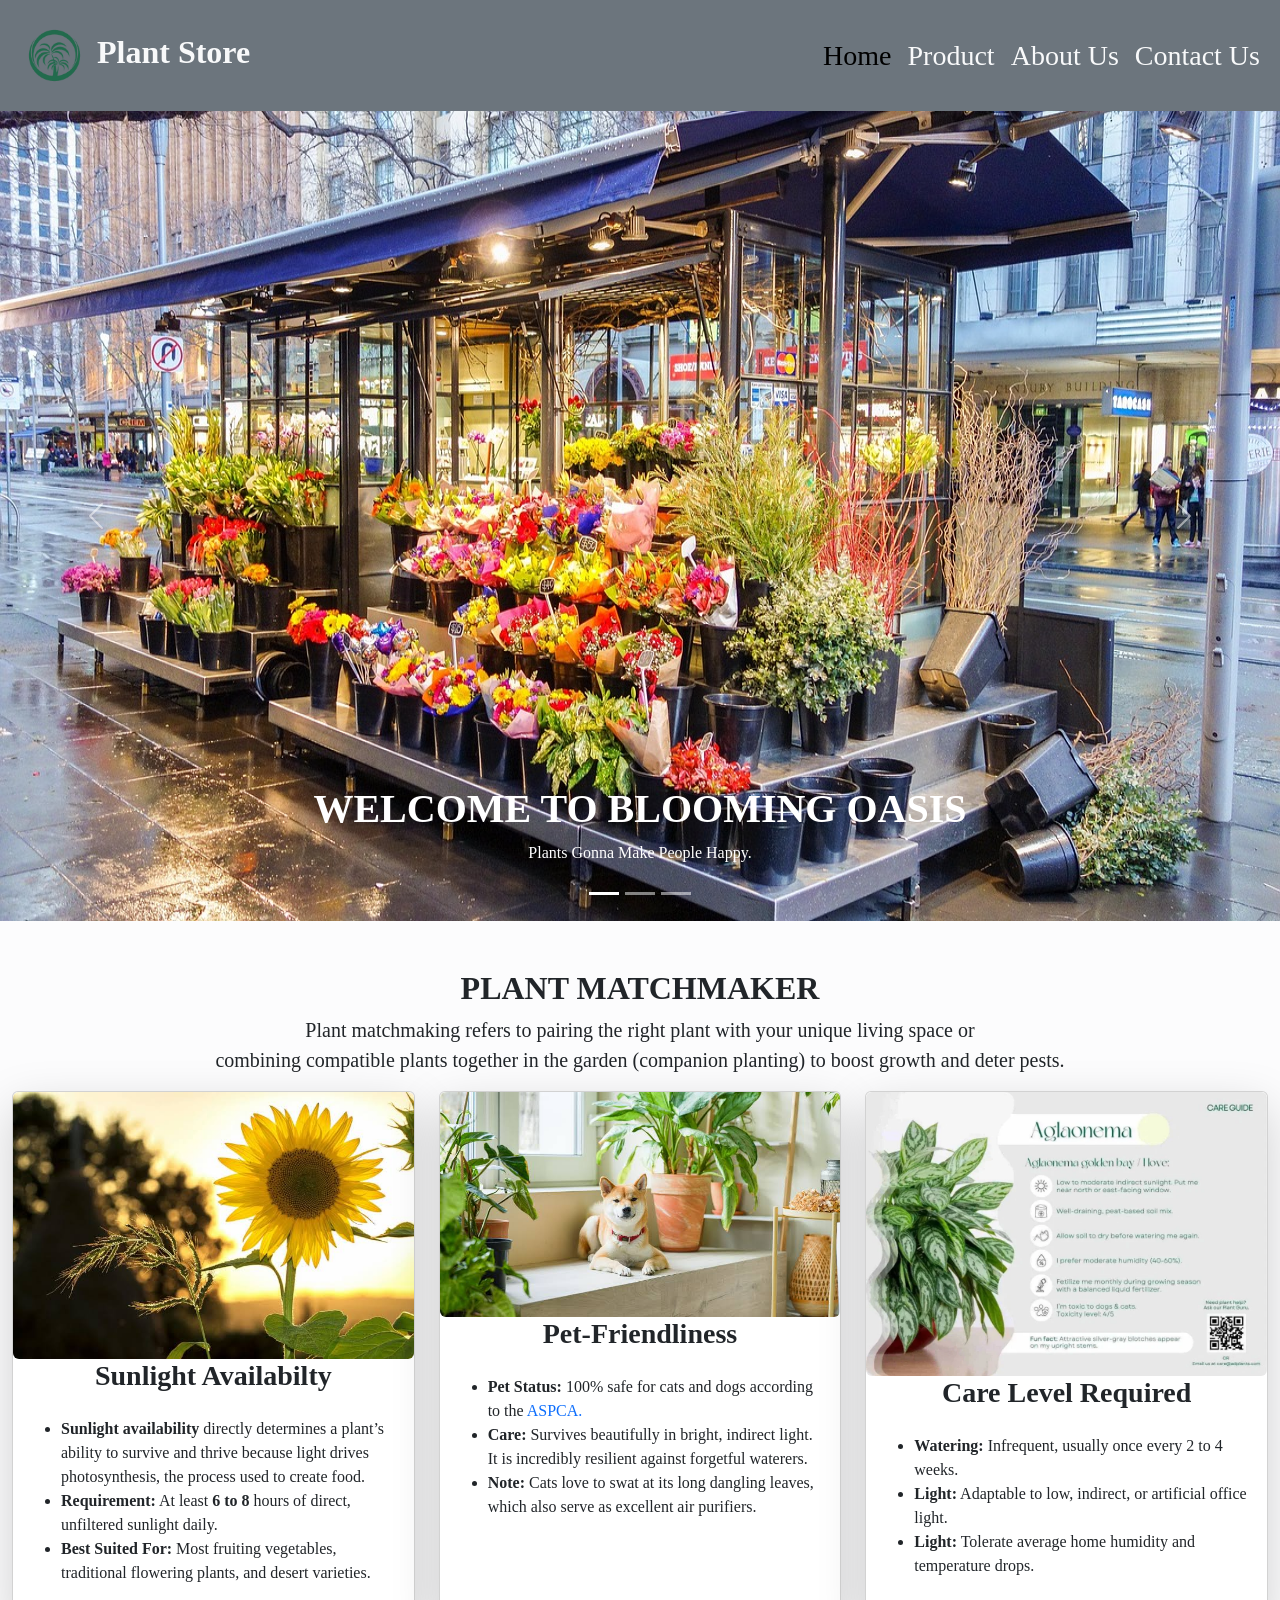
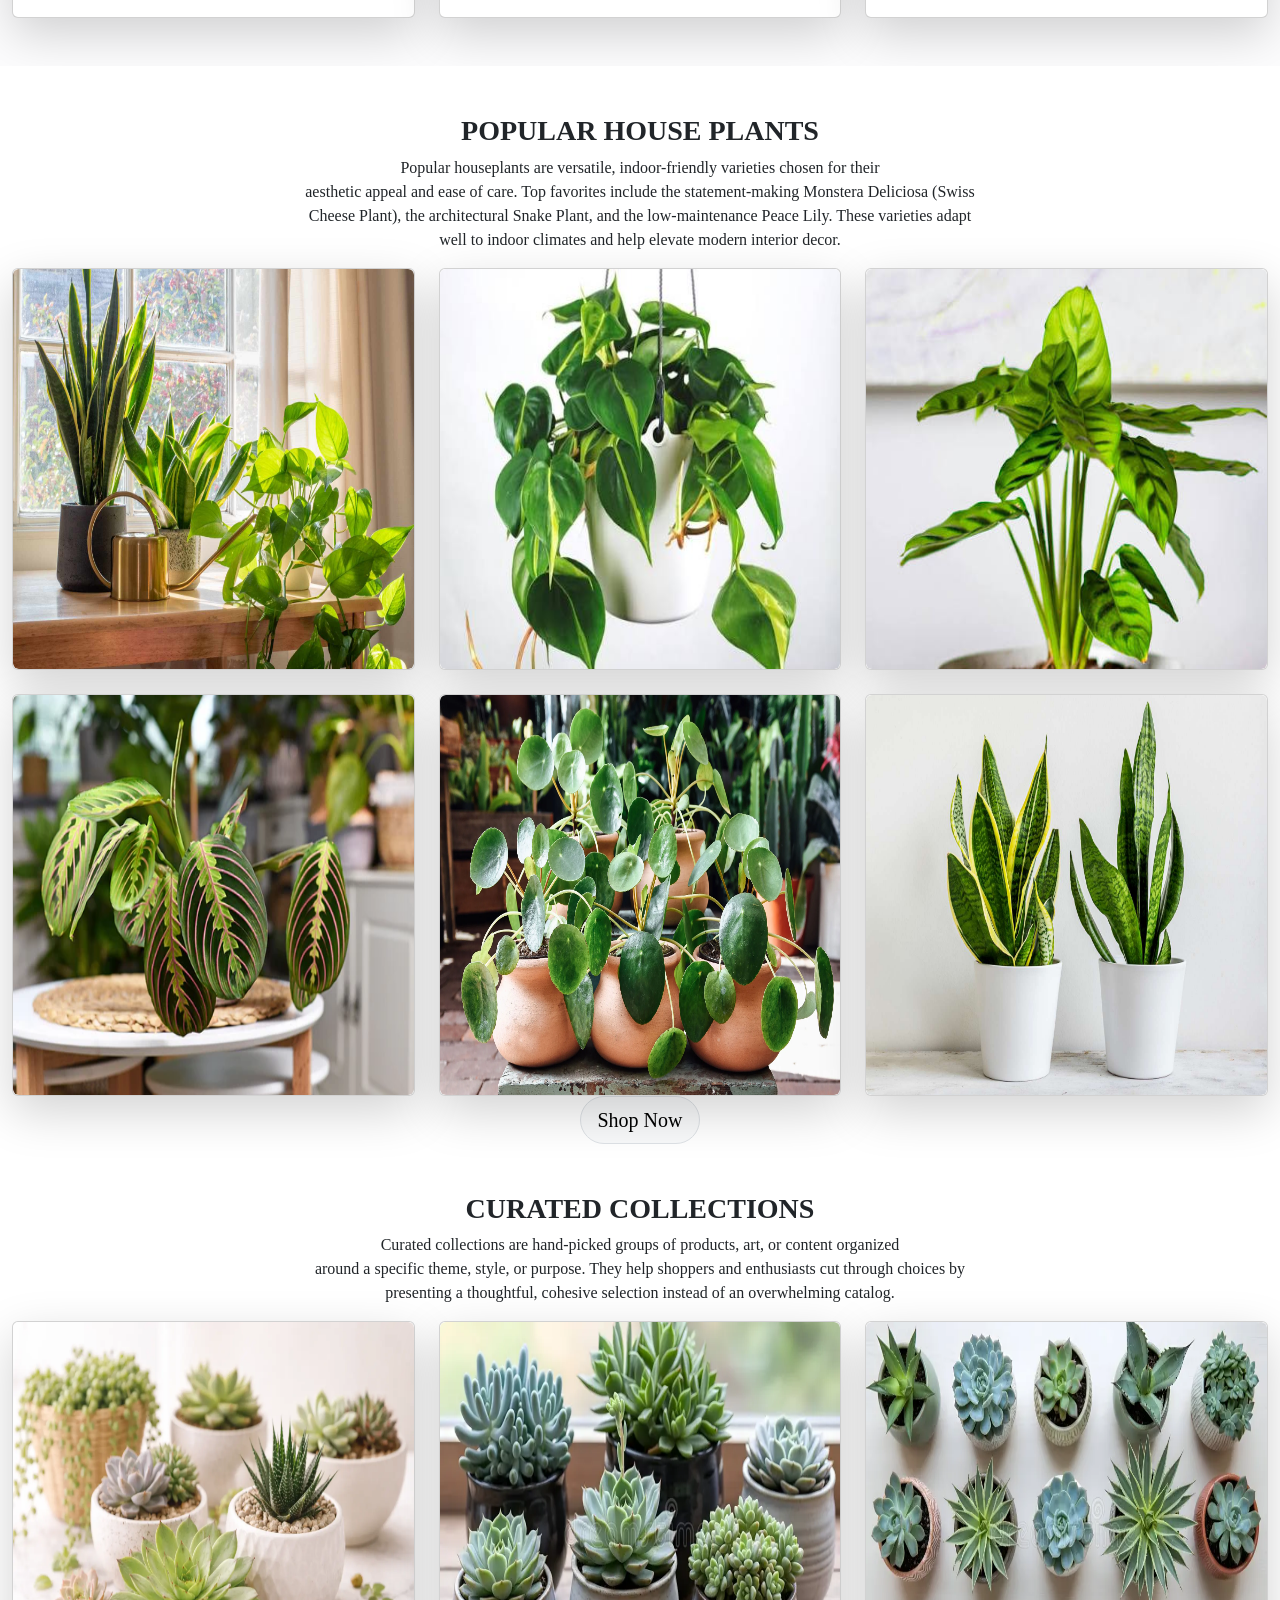
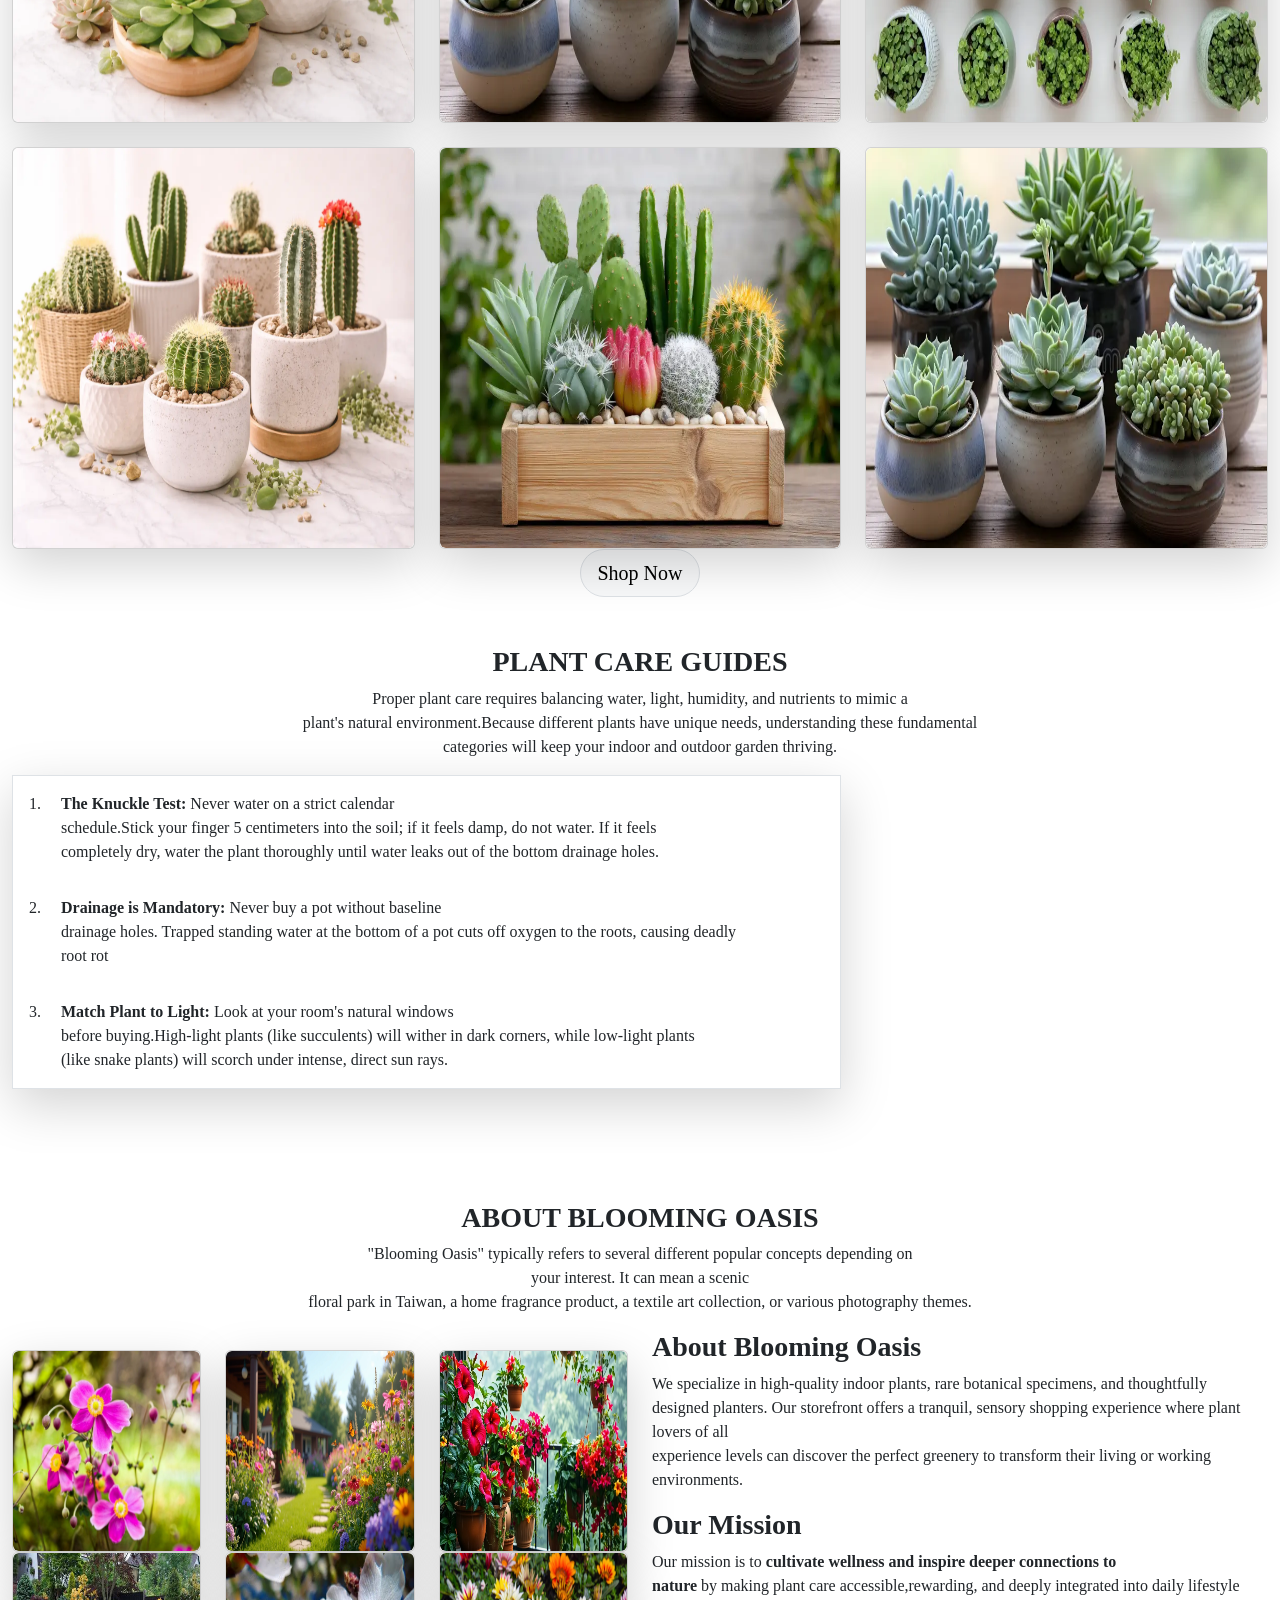
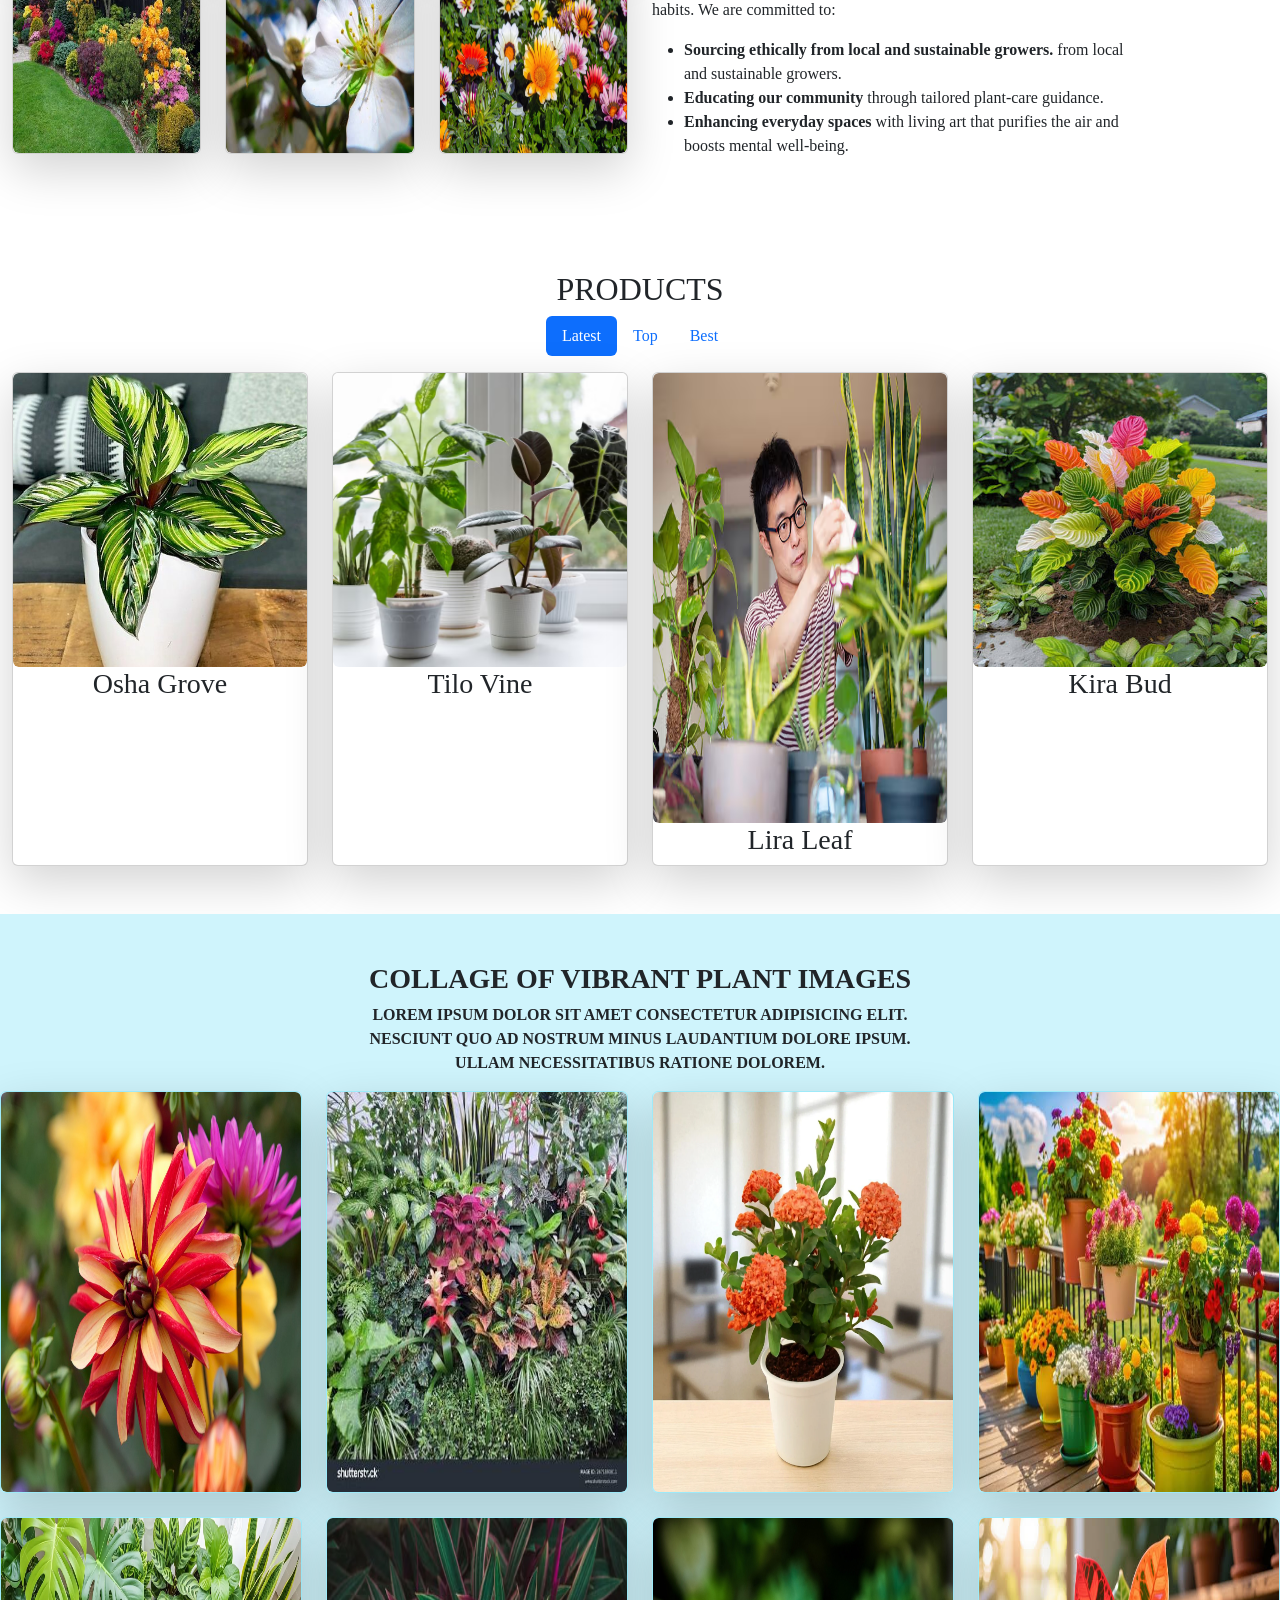
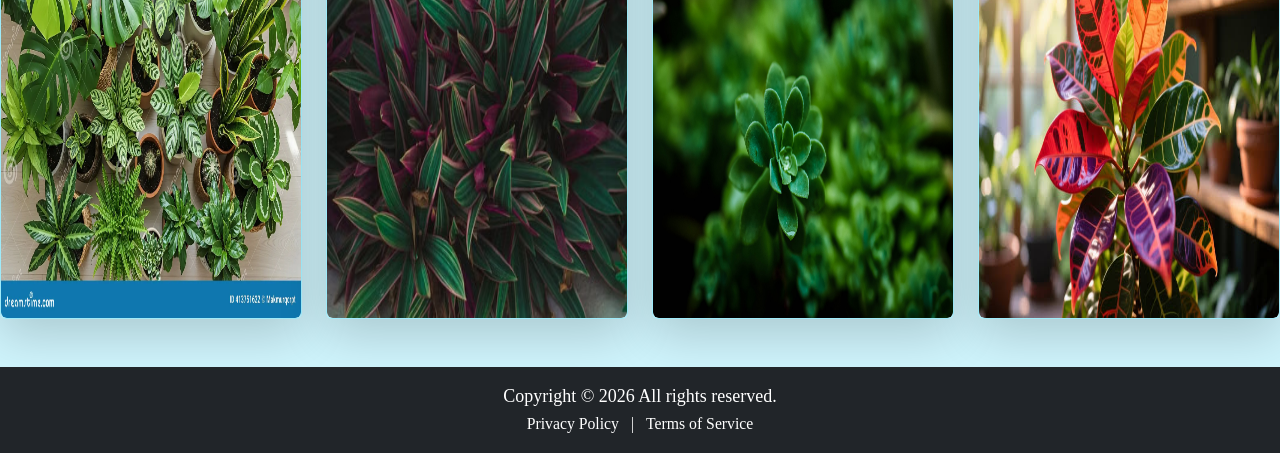
<file: index.html>
<!DOCTYPE html>
<html lang="en">

<head>
  <meta charset="UTF-8">
  <meta name="viewport" content="width=device-width, initial-scale=1.0">
  <title>Blooming Oasis</title>

  <!-- favicon link here -->
  <link rel="shortcut icon" href="./Assets/img/pavanprasad_ind-sunflower-7299411_640.jpg" type="image/x-icon">

  <!-- bootstrap icon link here -->
  <link rel="stylesheet" href="https://cdn.jsdelivr.net/npm/bootstrap-icons@1.13.1/font/bootstrap-icons.min.css">

  <!-- bootstrap link here -->
  <link href="https://cdn.jsdelivr.net/npm/bootstrap@5.3.8/dist/css/bootstrap.min.css" rel="stylesheet"
    integrity="sha384-sRIl4kxILFvY47J16cr9ZwB07vP4J8+LH7qKQnuqkuIAvNWLzeN8tE5YBujZqJLB" crossorigin="anonymous">

  <!-- customs css link here -->
  <link rel="stylesheet" href="./assets/css/style.css">
</head>

<body>
  <!-- header section here -->
  <header id="navbar_section" class="sticky-md-top">
    <nav class="navbar navbar-expand-lg bg-secondary text-light">
      <div class="container-fluid">
        <a class="navbar-brand fw-bold fs-2 text-light" href="#"><img src="./assets/img/logo.png" alt=""
            class="img-fluid" style="width: 85px; height: 85px;">Plant Store</a>
        <button class="navbar-toggler" type="button" data-bs-toggle="collapse" data-bs-target="#navbarNav"
          aria-controls="navbarNav" aria-expanded="false" aria-label="Toggle navigation">
          <span class="navbar-toggler-icon"></span>
        </button>
        <div class="collapse navbar-collapse" id="navbarNav">
          <ul class="navbar-nav ms-auto">
            <li class="nav-item">
              <a class="nav-link active fs-3 text-light" aria-current="page" href="index.html">Home</a>
            </li>
            <li class="nav-item">
              <a class="nav-link fs-3 text-light" href="product.html">Product</a>
            </li>
            <li class="nav-item">
              <a class="nav-link fs-3 text-light" href="about_us.html">About Us</a>
            </li>
            <li class="nav-item">
              <a class="nav-link fs-3 text-light" href="contact_us.html">Contact Us</a>
            </li>
          </ul>
        </div>
      </div>
    </nav>
  </header>

  <!-- banner section here -->
  <section id="banner_section">
    <div class="container-fluid p-0">
      <div class="col-md-12">
        <div id="carouselExampleCaptions" class="carousel slide">
          <div class="carousel-indicators">
            <button type="button" data-bs-target="#carouselExampleCaptions" data-bs-slide-to="0" class="active"
              aria-current="true" aria-label="Slide 1"></button>
            <button type="button" data-bs-target="#carouselExampleCaptions" data-bs-slide-to="1"
              aria-label="Slide 2"></button>
            <button type="button" data-bs-target="#carouselExampleCaptions" data-bs-slide-to="2"
              aria-label="Slide 3"></button>
          </div>
          <div class="carousel-inner">
            <div class="carousel-item active">
              <img src="./assets/image/banner 1.jpg" class="d-block w-100" alt="...">
              <div class="carousel-caption d-none d-md-block">
                <h5 class="text-uppercase fw-bolder fs-1">welcome to blooming oasis</h5>
                <p>Plants Gonna Make People Happy.</p>
              </div>
            </div>
            <div class="carousel-item">
              <img src="./assets/image/banner 2.jpg" class="d-block w-100" alt="...">
              <div class="carousel-caption d-none d-md-block">
                <h5 class="text-uppercase fw-bolder fs-1">welcome to blooming oasis</h5>
                <p class="text-capitalize">we bring spring come to life.</p>
              </div>
            </div>
            <div class="carousel-item">
              <img src="./assets/image/banner 3.jpg" class="d-block w-100" alt="...">
              <div class="carousel-caption d-none d-md-block">
                <h5 class="text-uppercase fw-bolder fs-1">welcome to blooming oasis</h5>
                <p class="text-capitalize">Blooming Oasis is a love letter, welcoming the return of flowers in
                  springtime.
                </p>
              </div>
            </div>
          </div>
          <button class="carousel-control-prev" type="button" data-bs-target="#carouselExampleCaptions"
            data-bs-slide="prev">
            <span class="carousel-control-prev-icon" aria-hidden="true"></span>
            <span class="visually-hidden">Previous</span>
          </button>
          <button class="carousel-control-next" type="button" data-bs-target="#carouselExampleCaptions"
            data-bs-slide="next">
            <span class="carousel-control-next-icon" aria-hidden="true"></span>
            <span class="visually-hidden">Next</span>
          </button>
        </div>
      </div>
    </div>
  </section>

  <!--   Plant Matchmaker section here -->
  <section id="plant_matchmaker" class="py-5 bg-light-subtle overflow-hidden">
    <div class="container-fluid">
      <div class="content text-center">
        <h2 class="text-uppercase fw-bold">Plant Matchmaker</h2>
        <p class="text-break fs-5">Plant matchmaking refers to pairing the right plant with your unique living space or
          combining compatible plants together in the garden (companion planting) to boost growth and deter pests.</p>
      </div>

      <div class="row">
        <div class="col-md-4">
          <div class="card h-100 shadow-lg">
            <div class="card-img rounded overflow-hidden">
              <img src="./assets/image/Sunlight Availabilty.jpg" alt="" class="img-fluid zoom-img">
            </div>
            <h5 class="card-title text-center fw-bold fs-3">Sunlight Availabilty</h5>
            <div class="card-body">
              <ul>
                <li><strong>Sunlight availability</strong> directly determines a plant’s ability to survive and thrive
                  because light
                  drives photosynthesis,
                  the process used to create food.</li>
                <li><strong>Requirement:</strong> At least <strong>6 to 8</strong> hours of direct, unfiltered sunlight
                  daily.</li>
                <li><strong>Best Suited For:</strong> Most fruiting vegetables, traditional flowering plants, and desert
                  varieties.</li>
              </ul>
            </div>
          </div>
        </div>

        <div class="col-md-4">
          <div class="card h-100 shadow-lg">
            <div class="card-img rounded overflow-hidden">
              <img src="./assets/image/Pet-friendliness.jpg" alt="" class="img-fluid zoom-img">
            </div>
            <h5 class="card-title text-center fw-bold fs-3 text-capitalize">Pet-friendliness</h5>
            <div class="card-body">
              <ul>
                <li><strong>Pet Status:</strong> 100% safe for cats and dogs according to the <a href=""
                    class="text-decoration-none">ASPCA.</a></li>
                <li><strong>Care:</strong> Survives beautifully in bright, indirect light. It is incredibly resilient
                  against forgetful waterers.</li>
                <li><strong>Note:</strong> Cats love to swat at its long dangling leaves, which also serve as excellent
                  air purifiers.</li>
              </ul>
            </div>
          </div>
        </div>

        <div class="col-md-4">
          <div class="card h-100 shadow-lg">
            <div class="card-img rounded overflow-hidden">
              <img src="./assets/image/Care level required.webp" alt="" class="img-fluid zoom-img">
            </div>
            <h5 class="card-title text-center fw-bold fs-3 text-capitalize">Care level required</h5>
            <div class="card-body">
              <ul>
                <li><strong>Watering:</strong> Infrequent, usually once every 2 to 4 weeks.</li>
                <li><strong>Light:</strong> Adaptable to low, indirect, or artificial office light.</li>
                <li><strong>Light:</strong> Tolerate average home humidity and temperature drops.</li>
              </ul>
            </div>
          </div>
        </div>
      </div>
    </div>
  </section>

  <!-- hero section here -->
  <section id="plants_section" class="py-5 overflow-hidden">
    <div class="container-fluid">
      <div class="content text-center text-underline">
        <h4 class="fs-3 text-uppercase fw-bold">
          Popular House Plants
        </h4>
        <p class="text-break">Popular houseplants are versatile, indoor-friendly varieties chosen for their
          aesthetic appeal and ease of care. Top favorites include the statement-making Monstera Deliciosa (Swiss
          Cheese Plant), the architectural Snake Plant, and the low-maintenance Peace Lily. These varieties adapt
          well to indoor climates and help elevate modern interior decor.
        </p>
      </div>
      <div class="row g-4">
        <div class="col-md-4">
          <div class="card shadow-lg overflow-hidden">
            <img src="./assets/image/popular 1.jpg" alt="" class="img-fluid zoom-img rounded">
          </div>
        </div>

        <div class="col-md-4">
          <div class="card shadow-lg overflow-hidden">
            <img src="./assets/image/popular 2.jpg" alt="" class="img-fluid zoom-img rounded">
          </div>
        </div>

        <div class="col-md-4">
          <div class="card shadow-lg overflow-hidden">
            <img src="./assets/image/popular 3.jpg" alt="" class="img-fluid zoom-img rounded">
          </div>
        </div>

        <div class="col-md-4">
          <div class="card shadow-lg overflow-hidden">
            <img src="./assets/image/popular 4.webp" alt="" class="img-fluid zoom-img rounded">
          </div>
        </div>

        <div class="col-md-4">
          <div class="card shadow-lg overflow-hidden">
            <img src="./assets/image/popular 5.webp" alt="" class="img-fluid zoom-img rounded">
          </div>
        </div>

        <div class="col-md-4">
          <div class="card shadow-lg overflow-hidden">
            <img src="./assets/image/popular 6.jpg" alt="" class="img-fluid zoom-img rounded">
          </div>
        </div>
      </div>
      <div class="button text-center">
        <button class="btn border btn-lg btn-light rounded-5">Shop Now</button>
      </div>
    </div>
  </section>

  <!-- curated collection here-->
  <section id="curated-section" class="overfolow-hidden">
    <div class="container-fluid">
      <div class="content text-center text-underline">
      <h4 class="fs-3 text-uppercase fw-bold">
        curated collections
      </h4>
      <p class="text-break">Curated collections are hand-picked groups of products, art, or content organized
        around a specific theme, style, or purpose. They help shoppers and enthusiasts cut through choices by
        presenting a thoughtful, cohesive selection instead of an overwhelming catalog.</p>
    </div>
    <div class="row g-4">
      <div class="col-md-4">
        <div class="card shadow-lg overflow-hidden">
          <img src="./assets/image/curated collections 1.webp" alt="" class="img-fluid zoom-img rounded">
        </div>
      </div>

      <div class="col-md-4">
        <div class="card shadow-lg overflow-hidden">
          <img src="./assets/image/curated collections 2.webp" alt="" class="img-fluid zoom-img rounded">
        </div>
      </div>

      <div class="col-md-4">
        <div class="card shadow-lg overflow-hidden">
          <img src="./assets/image/curated collections 4.webp" alt="" class="img-fluid zoom-img rounded">
        </div>
      </div>

      <div class="col-md-4">
        <div class="card shadow-lg overflow-hidden">
          <img src="./assets/image/curated collections 5.webp" alt="" class="img-fluid zoom-img rounded">
        </div>
      </div>

      <div class="col-md-4">
        <div class="card shadow-lg overflow-hidden">
          <img src="./assets/image/curated collections 6.webp" alt="" class="img-fluid zoom-img rounded">
        </div>
      </div>

      <div class="col-md-4">
        <div class="card shadow-lg overflow-hidden">
          <img src="./assets/image/curated collections 2.webp" alt="" class="img-fluid zoom-img rounded">
        </div>
      </div>
    </div>
    <div class="button text-center">
      <button class="btn border btn-lg btn-light rounded-5">Shop Now</button>
    </div>
    </div>
  </section>

  <!-- Plant Care Guides section here -->
  <section id="care_section" class="py-5 overflow-hidden">
    <div class="container-fluid">
      <div class="content text-center text-underline">
        <h4 class="fs-3 text-uppercase fw-bold">Plant Care Guides</h4>
        <p class="text-break">Proper plant care requires balancing water, light, humidity, and nutrients to mimic a
          plant's natural environment.Because different plants have unique needs, understanding these fundamental
          categories will keep your indoor and outdoor garden thriving.</p>
      </div>
      <div class="row align-items-center justify-content-center">
        <div class="col-md-8">
          <ol class="guides-item border border-1 shadow-lg">
            <li class="text-break p-3"><strong>The Knuckle Test:</strong> Never water on a strict calendar
              schedule.Stick your finger 5 centimeters into the soil; if it feels damp, do not water. If it feels
              completely dry, water the plant thoroughly until water leaks out of the bottom drainage holes.</li>
            <li class="text-break p-3"><strong>Drainage is Mandatory:</strong> Never buy a pot without baseline
              drainage holes. Trapped standing water at the bottom of a pot cuts off oxygen to the roots, causing deadly
              root rot</li>
            <li class="text-break p-3"><strong>Match Plant to Light:</strong> Look at your room's natural windows
              before buying.High-light plants (like succulents) will wither in dark corners, while low-light plants
              (like snake plants) will scorch under intense, direct sun rays.</li>
          </ol>
        </div>

        <div class="col-md-4 overflow-hidden">
          <div class="ratio ratio-16x9">
            <iframe width="100%" height="400" src="https://www.youtube.com/embed/LZhnCxG5c6s?si=nYBRr8y3uDd0-9TU"
              title="YouTube video player" frameborder="0"
              allow="accelerometer; autoplay; clipboard-write; encrypted-media; gyroscope; picture-in-picture; web-share"
              referrerpolicy="strict-origin-when-cross-origin" allowfullscreen class="zoom-img rounded"></iframe>
          </div>
        </div>
      </div>
    </div>
  </section>

  <!-- about blooming oasis section here -->
  <section id="plants_sections" class="py-5 overflow-hidden">
    <div class="container-fluid">
      <div class="content text-center text-underline">
        <h4 class="fs-3 text-uppercase fw-bold">About Blooming Oasis</h4>
        <p class="text-break">"Blooming Oasis" typically refers to several different popular concepts depending on
          your interest. It can mean a scenic
          floral park in Taiwan, a home fragrance product, a textile art collection, or various photography themes.</p>
      </div>
      <div class="row g-4 align-items-center justify-content-center">
        <div class="col-md-6">
          <div class="row">
            <div class="col-md-4">
              <div class="card shadow-lg overflow-hidden">
                <img src="./assets/image/About Blooming Oasis 1.jpg" alt="" class="img-fluid zoom-img rounded">
              </div>
            </div>

            <div class="col-md-4">
              <div class="card shadow-lg overflow-hidden">
                <img src="./assets/image/About Blooming Oasis 2.webp" alt="" class="img-fluid zoom-img rounded">
              </div>
            </div>

            <div class="col-md-4">
              <div class="card shadow-lg overflow-hidden">
                <img src="./assets/image/About Blooming Oasis 3.webp" alt="" class="img-fluid zoom-img rounded">
              </div>
            </div>

            <div class="col-md-4">
              <div class="card shadow-lg overflow-hidden">
                <img src="./assets/image/About Blooming Oasis 4.jpg" alt="" class="img-fluid zoom-img rounded">
              </div>
            </div>

            <div class="col-md-4">
              <div class="card shadow-lg overflow-hidden">
                <img src="./assets/image/About Blooming Oasis 5.jpg" alt="" class="img-fluid zoom-img rounded">
              </div>
            </div>

            <div class="col-md-4">
              <div class="card shadow-lg overflow-hidden">
                <img src="./assets/image/About Blooming Oasis 6.avif" alt="" class="img-fluid zoom-img rounded">
              </div>
            </div>
          </div>
        </div>
        <div class="col-md-6">
          <h3 class="text-capitalize fw-bold">
            About Blooming Oasis
          </h3>
          <p class="text-break">We specialize in high-quality indoor plants, rare botanical specimens, and thoughtfully
            designed planters. Our storefront offers a tranquil, sensory shopping experience where plant lovers of all
            experience levels can discover the perfect greenery to transform their living or working environments.</p>
          <h3 class="fw-bold">Our Mission</h3>
          <p class="text-break">Our mission is to <strong>cultivate wellness and inspire deeper connections to
              nature</strong> by making plant care accessible,rewarding, and deeply integrated into daily lifestyle
            habits. We are committed to:</p>
          <ul>
            <li class="text-break"><strong>Sourcing ethically from local and sustainable growers.</strong> from local
              and sustainable growers.</li>
            <li class="text-break"><strong>Educating our community</strong> through tailored plant-care guidance.</li>
            <li class="text-break"><strong>Enhancing everyday spaces</strong> with living art that purifies the air and
              boosts mental well-being.
            </li>
          </ul>
        </div>
      </div>
    </div>
  </section>

  <!-- products section here -->
  <section id="product_section" class="py-5 overflow-hidden">
    <div class="container-fluid">
      <h2 class="text-uppercase text-center">products</h2>
      <ul class="nav nav-pills mb-3 justify-content-center" id="pills-tab" role="tablist">
  <li class="nav-item" role="presentation">
    <button class="nav-link active" id="pills-home-tab" data-bs-toggle="pill" data-bs-target="#pills-home" type="button" role="tab" aria-controls="pills-home" aria-selected="true">Latest</button>
  </li>
  <li class="nav-item" role="presentation">
    <button class="nav-link" id="pills-profile-tab" data-bs-toggle="pill" data-bs-target="#pills-profile" type="button" role="tab" aria-controls="pills-profile" aria-selected="false">Top</button>
  </li>
  <li class="nav-item" role="presentation">
    <button class="nav-link" id="pills-contact-tab" data-bs-toggle="pill" data-bs-target="#pills-contact" type="button" role="tab" aria-controls="pills-contact" aria-selected="false">Best</button>
  </li>
  
</ul>
<div class="tab-content" id="pills-tabContent">
  <div class="tab-pane fade show active" id="pills-home" role="tabpanel" aria-labelledby="pills-home-tab" tabindex="0">

     <div class="row">
              <div class="col-md-3">
                <div class="card h-100 shadow-lg">
                  <div class="card-img overflow-hidden">
                    <img src="./assets/image/products 1.jpg" alt="" class="img-fluid rounded zoom-img">
                  </div>
                  <h5 class="card-title text-center fs-3">Osha Grove</h5>
                </div>
              </div>

              <div class="col-md-3">
                <div class="card h-100 shadow-lg">
                  <div class="card-img overflow-hidden">
                    <img src="./assets/image/products 2.avif" alt="" class="img-fluid rounded zoom-img">
                  </div>
                  <h5 class="card-title text-center fs-3">Tilo Vine</h5>
                </div>
              </div>

              <div class="col-md-3">
                <div class="card h-100 shadow-lg">
                  <div class="card-img overflow-hidden">
                    <img src="./assets/image/products 3.avif" alt="" class="img-fluid rounded zoom-img" style="height: 450px";  >
                  </div>
                  <h5 class="card-title text-center fs-3">Lira Leaf</h5>
                </div>
              </div>

              <div class="col-md-3">
                <div class="card h-100 shadow-lg">
                  <div class="card-img overflow-hidden">
                    <img src="./assets/image/products 4.jpg" alt="" class="img-fluid rounded zoom-img">
                  </div>
                  <h5 class="card-title text-center fs-3">Kira Bud</h5>
                </div>
              </div>
            </div>

  </div>
  <div class="tab-pane fade" id="pills-profile" role="tabpanel" aria-labelledby="pills-profile-tab" tabindex="0">

     <div class="row">
            <div class="col-md-3">
              <div class="card h-100 shadow-lg">
                <div class="card-img overflow-hidden">
                  <img src="./assets/image/products 5.webp" alt="" class="img-fluid rounded zoom-img">
                </div>
                <h5 class="card-title text-center fs-3">Fira Leaf</h5>
              </div>
            </div>

            <div class="col-md-3">
              <div class="card h-100 shadow-lg">
                <div class="card-img overflow-hidden">
                  <img src="./assets/image/products 6.avif" alt="" class="img-fluid rounded zoom-img">
                </div>
                <h5 class="card-title text-center fs-3">Mavi Flora</h5>
              </div>
            </div>

            <div class="col-md-3">
              <div class="card h-100 shadow-lg">
                <div class="card-img overflow-hidden">
                  <img src="./assets/image/products 7.avif" alt="" class="img-fluid rounded zoom-img">
                </div>
                <h5 class="card-title text-center fs-3">Elar Green</h5>
              </div>
            </div>

            <div class="col-md-3">
              <div class="card h-100 shadow-lg">
                <div class="card-img overflow-hidden">
                  <img src="./assets/image/products 8.jpg" alt="" class="img-fluid rounded zoom-img">
                </div>
                <h5 class="card-title text-center fs-3">Mavi Flora</h5>
              </div>
            </div>
          </div>

  </div>
  <div class="tab-pane fade" id="pills-contact" role="tabpanel" aria-labelledby="pills-contact-tab" tabindex="0">

    <div class="row">
            <div class="col-md-3">
              <div class="card h-100 shadow-lg">
                <div class="card-img overflow-hidden">
                  <img src="./assets/image/products 9.avif" alt="" class="img-fluid rounded zoom-img">
                </div>
                <h5 class="card-title text-center fs-3">Ophi Leaf</h5>
              </div>
            </div>

            <div class="col-md-3">
              <div class="card h-100 shadow-lg">
                <div class="card-img overflow-hidden">
                  <img src="./assets/image/products 10.jpg" alt="" class="img-fluid rounded zoom-img">
                </div>
                <h5 class="card-title text-center fs-3">Liora Bloom</h5>
              </div>
            </div>

            <div class="col-md-3">
              <div class="card h-100 shadow-lg">
                <div class="card-img overflow-hidden">
                  <img src="./assets/image/products 11.webp" alt="" class="img-fluid rounded zoom-img">
                </div>
                <h5 class="card-title text-center fs-3">Lune Spring</h5>
              </div>
            </div>

            <div class="col-md-3">
              <div class="card zoom-card h-100 shadow-lg overflow-hidden">
                <div class="card-img overflow-hidden">
                  <img src="./assets/image/products 12.webp" alt="" class="img-fluid rounded zoom-img">
                </div>
                <h5 class="card-title text-center fs-3">Fano Twig</h5>
              </div>
            </div>
          </div>

  </div>
</div>
    </div>
    </div>
  </section>

  <!-- Plant Photo Collage section here -->
  <section id="plant_photo" class="py-5 bg-info-subtle overflow-hidden">
    <div class="container-fluid p-0">
      <div class="photo-content text-center text-uppercase">
        <h2 class="fs-3 fw-bold">collage of vibrant plant images</h2>
        <p class="fw-bold break-text">Lorem ipsum dolor sit amet consectetur adipisicing elit.
          Nesciunt quo ad nostrum minus laudantium dolore ipsum.
          ullam necessitatibus ratione dolorem.</p>
      </div>

      <div class="row g-4">
        <div class="col-md-3">
          <div class="card bg-transparent border-info-subtle h-100 shadow-lg overflow-hidden">
            <div class="card-img">
              <img src="./assets/image/vibrant plant 1.jpg" alt="" class="img-fluid zoom-img rounded">
            </div>
          </div>
        </div>

        <div class="col-md-3">
          <div class="card bg-transparent border-info-subtle h-100 shadow-lg overflow-hidden">
            <div class="card-img">
              <img src="./assets/image/vibrant plant 2.jpg" alt="" class="img-fluid zoom-img rounded">
            </div>
          </div>
        </div>

        <div class="col-md-3">
          <div class="card bg-transparent border-info-subtle h-100 shadow-lg overflow-hidden">
            <div class="card-img">
              <img src="./assets/image/vibrant plant 4.webp" alt="" class="img-fluid zoom-img rounded">
            </div>
          </div>
        </div>

        <div class="col-md-3">
          <div class="card bg-transparent border-info-subtle h-100 shadow-lg overflow-hidden">
            <div class="card-img">
              <img src="./assets/image/vibrant plant 5.jpg" alt="" class="img-fluid zoom-img rounded">
            </div>
          </div>
        </div>

        <div class="col-md-3">
          <div class="card bg-transparent border-info-subtle h-100 shadow-lg overflow-hidden">
            <div class="card-img">
              <img src="./assets/image/vibrant plant 6.webp" alt="" class="img-fluid zoom-img rounded">
            </div>
          </div>
        </div>

        <div class="col-md-3">
          <div class="card bg-transparent border-info-subtle h-100 shadow-lg overflow-hidden">
            <div class="card-img">
              <img src="./assets/image/vibrant plant 3.avif" alt="" class="img-fluid zoom-img rounded">
            </div>
          </div>
        </div>

        <div class="col-md-3">
          <div class="card bg-transparent border-info-subtle h-100 shadow-lg overflow-hidden">
            <div class="card-img">
              <img src="./assets/image/vibrant plant 7.avif" alt="" class="img-fluid zoom-img rounded">
            </div>
          </div>
        </div>

        <div class="col-md-3">
          <div class="card bg-transparent border-info-subtle h-100 shadow-lg overflow-hidden">
            <div class="card-img">
              <img src="./assets/image/vibrant plant 8.jpg" alt="" class="img-fluid zoom-img rounded">
            </div>
          </div>
        </div>
      </div>
    </div>
  </section>


  <!-- footer section here -->
  <footer id="footer_section" class="py-3 bg-dark">
    <div class="container-fluid">
      <div class="soket">
        <p class="mb-0">Copyright © 2026 All rights reserved.</p>
        <small>
          <a href="#" class="text-white text-decoration-none mx-2">Privacy Policy</a>
          |
          <a href="#" class="text-white text-decoration-none mx-2"> Terms of Service</a>
        </small>
      </div>
    </div>
  </footer>


  <!-- bootstrap js link here -->
  <script src="https://cdn.jsdelivr.net/npm/@popperjs/core@2.11.8/dist/umd/popper.min.js"
    integrity="sha384-I7E8VVD/ismYTF4hNIPjVp/Zjvgyol6VFvRkX/vR+Vc4jQkC+hVqc2pM8ODewa9r"
    crossorigin="anonymous"></script>
  <script src="https://cdn.jsdelivr.net/npm/bootstrap@5.3.8/dist/js/bootstrap.min.js"
    integrity="sha384-G/EV+4j2dNv+tEPo3++6LCgdCROaejBqfUeNjuKAiuXbjrxilcCdDz6ZAVfHWe1Y"
    crossorigin="anonymous"></script>
</body>

</html>
</file>
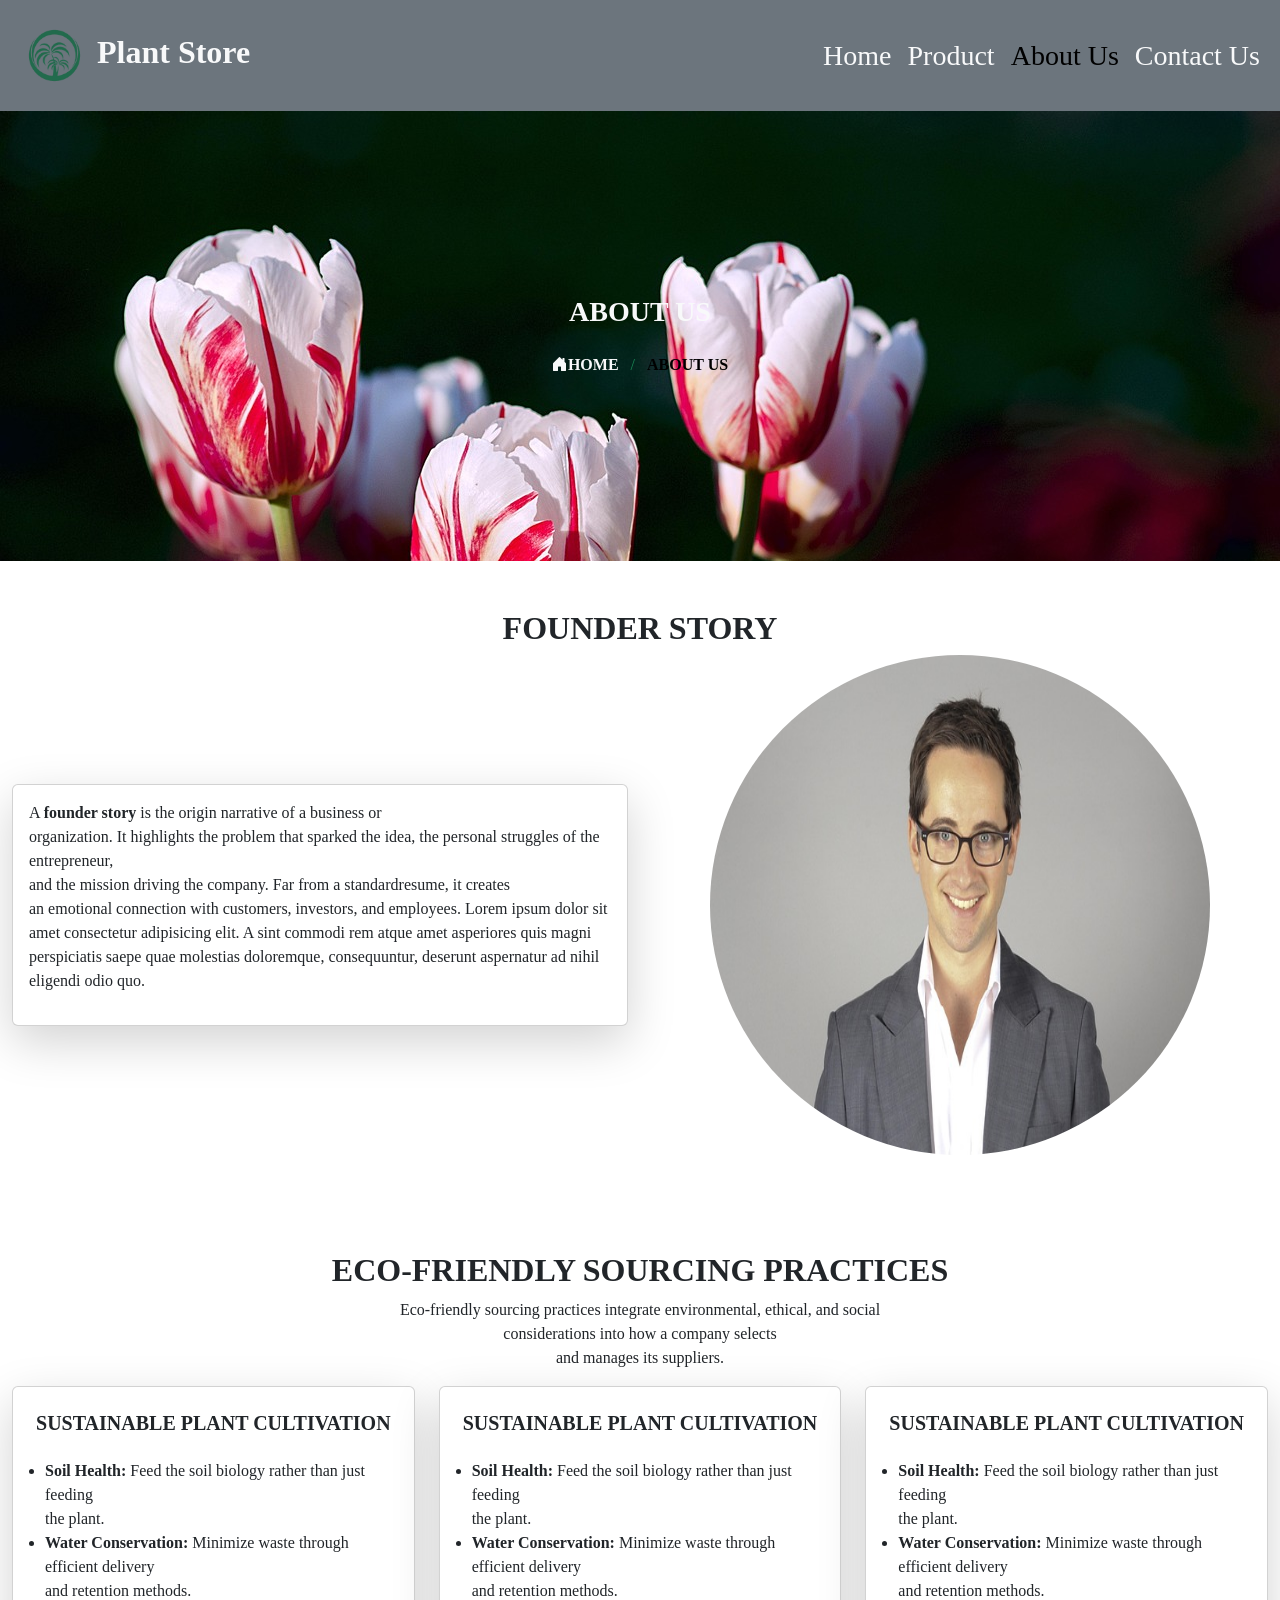
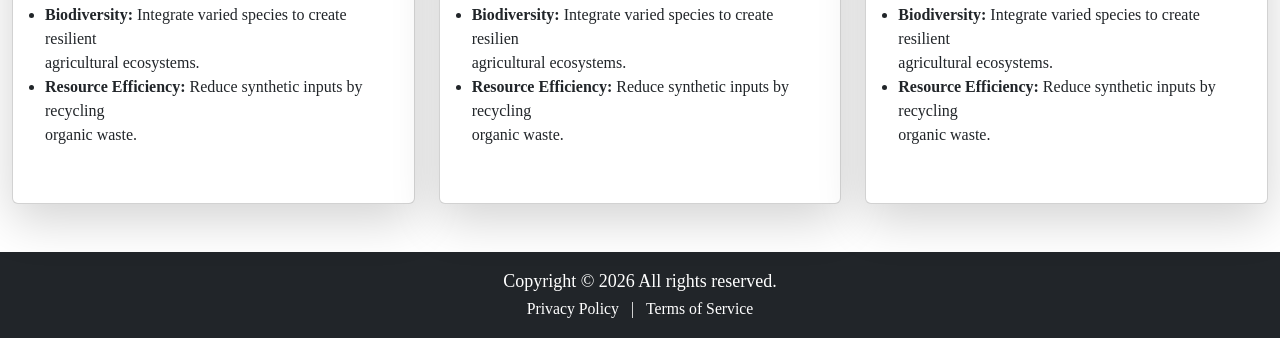
<file: about_us.html>
<!DOCTYPE html>
<html lang="en">

<head>
  <meta charset="UTF-8">
  <meta name="viewport" content="width=device-width, initial-scale=1.0">
  <title>Blooming Oasis</title>

  <!-- favicon link here -->
  <link rel="shortcut icon" href="./Assets/img/pavanprasad_ind-sunflower-7299411_640.jpg" type="image/x-icon">

  <!-- bootstrap icon link here -->
  <link rel="stylesheet" href="https://cdn.jsdelivr.net/npm/bootstrap-icons@1.13.1/font/bootstrap-icons.min.css">

  <!-- bootstrap link here -->
  <link href="https://cdn.jsdelivr.net/npm/bootstrap@5.3.8/dist/css/bootstrap.min.css" rel="stylesheet"
    integrity="sha384-sRIl4kxILFvY47J16cr9ZwB07vP4J8+LH7qKQnuqkuIAvNWLzeN8tE5YBujZqJLB" crossorigin="anonymous">

  <!-- customs css link here -->
  <link rel="stylesheet" href="./assets/css/style.css">
</head>

<body>
  <!-- header section here -->
  <header id="navbar_section" class="sticky-md-top">
    <nav class="navbar navbar-expand-lg bg-secondary text-light">
      <div class="container-fluid">
        <a class="navbar-brand fw-bold fs-2 text-light" href="#"><img src="./assets/img/logo.png" alt=""
            class="img-fluid" style="width: 85px; height: 85px;">Plant Store</a>
        <button class="navbar-toggler" type="button" data-bs-toggle="collapse" data-bs-target="#navbarNav"
          aria-controls="navbarNav" aria-expanded="false" aria-label="Toggle navigation">
          <span class="navbar-toggler-icon"></span>
        </button>
        <div class="collapse navbar-collapse" id="navbarNav">
          <ul class="navbar-nav ms-auto">
            <li class="nav-item">
              <a class="nav-link fs-3 text-light" href="index.html">Home</a>
            </li>
            <li class="nav-item">
              <a class="nav-link fs-3 text-light" href="product.html">Product</a>
            </li>
            <li class="nav-item">
              <a class="nav-link active fs-3 text-light" aria-current=" page" href="about_us.html">About Us</a>
            </li>
            <li class="nav-item">
              <a class="nav-link fs-3 text-light" href="contact_us.html">Contact Us</a>
            </li>
          </ul>
        </div>
      </div>
    </nav>
  </header>

  <!-- breadcrumbs section here -->
  <section id="breadcrumb_section">
    <div class="container-fluid">
      <div class="row">
        <div class="breadcrubs-caption text-center">
          <h1 class="text-uppercase text-light fs-3 fw-bold">About Us</h1>
          <div class="breadcrumbs-caption-btn pt-3">
            <a href="" class="text-uppercase text-decoration-none text-light fw-bold"><i
                class="bi bi-house-door-fill"></i>home</a>
            <span class="mx-2 text-success">/</span>
            <a href="" class="text-uppercase text-decoration-none fw-bold text-black">About us</a>
          </div>
        </div>
      </div>
    </div>
  </section>

  <!-- founder story here -->
  <section id="founder_section" class="py-5">
    <div class="container-fluid">
      <h2 class="text-uppercase fw-bold text-center">Founder story</h2>
      <div class="row align-items-center justify-content-center">
        <div class="col-md-6">
          <div class="card card-zoom overflow-hidden shadow-lg">
            <p class="card-body text-break">A <strong>founder story</strong> is the origin narrative of a business or
              organization. It highlights the problem that sparked the idea, the personal struggles of the entrepreneur,
              and the mission driving the company. Far from a standardresume, it creates
              an emotional connection with customers, investors, and employees. Lorem ipsum dolor sit amet consectetur adipisicing elit. A sint commodi rem atque amet asperiores quis magni perspiciatis saepe quae molestias doloremque, consequuntur, deserunt aspernatur ad nihil eligendi odio quo.</p>
          </div>
        </div>

        <div class="col-md-6">
          <div class="card-img overflow-hidden text-center">
            <img src="./assets/image/founder.jpg" alt="" class="img-fluid  rounded-pill " style="height: 500px ; width: 500px;">
          </div>
        </div>
      </div>
    </div>
  </section>

  <!-- eco friendly ssection -->
  <section id="eco_section" class="py-5">
    <div class="container-fluid">
      <div class="content text-center">
        <h2 class="text-uppercase fw-bold">Eco-Friendly Sourcing Practices</h2>
        <p class="text-break">Eco-friendly sourcing practices integrate environmental, ethical, and social
          considerations into how a company selects
          and manages its suppliers.</p>
      </div>

      <div class="row">
        <div class="col-md-4">
          <div class="card h-100 shadow-lg py-4">
            <h5 class="card-title text-uppercase text-center fw-bold">Sustainable plant cultivation</h5>
            <ul class="card-body">
              <li class="text-break mx-3"><strong>Soil Health:</strong> Feed the soil biology rather than just feeding
                the plant.</li>
              <li class="text-break mx-3"><strong>Water Conservation:</strong> Minimize waste through efficient delivery
                and retention methods.</li>
              <li class="text-break mx-3"><strong>Biodiversity:</strong> Integrate varied species to create resilient
                agricultural ecosystems.</li>
              <li class="text-break mx-3"><strong>Resource Efficiency:</strong> Reduce synthetic inputs by recycling
                organic waste.</li>
            </ul>
          </div>
        </div>

        <div class="col-md-4">
          <div class="card h-100 shadow-lg py-4">
            <h5 class="card-title text-uppercase text-center fw-bold">Sustainable plant cultivation</h5>
            <ul class="card-body">
              <li class="text-break mx-3"><strong>Soil Health:</strong> Feed the soil biology rather than just feeding
                the plant.</li>
              <li class="text-break mx-3"><strong>Water Conservation:</strong> Minimize waste through efficient delivery
                and retention methods.
              </li>
              <li class="text-break mx-3"><strong>Biodiversity:</strong> Integrate varied species to create resilien
                agricultural ecosystems.</li>
              <li class="text-break mx-3"><strong>Resource Efficiency:</strong> Reduce synthetic inputs by recycling
                organic waste.</li>
            </ul>
          </div>
        </div>

        <div class="col-md-4">
          <div class="card h-100 shadow-lg py-4">
            <h5 class="card-title text-uppercase text-center fw-bold">Sustainable plant cultivation</h5>
            <ul class="card-body">
              <li class="text-break mx-3"><strong>Soil Health:</strong> Feed the soil biology rather than just feeding
                the plant.</li>
              <li class="text-break mx-3"><strong>Water Conservation:</strong> Minimize waste through efficient delivery
                and retention methods.</li>
              <li class="text-break mx-3"><strong>Biodiversity:</strong> Integrate varied species to create resilient
                agricultural ecosystems.</li>
              <li class="text-break mx-3"><strong>Resource Efficiency:</strong> Reduce synthetic inputs by recycling
                organic waste.</li>
            </ul>
          </div>
        </div>
      </div>
    </div>
  </section>

  <!-- footer section here -->
  <footer id="footer_section" class="py-3 bg-dark">
    <div class="container-fluid">
      <div class="soket">
        <p class="mb-0">Copyright © 2026 All rights reserved.</p>
        <small>
          <a href="#" class="text-white text-decoration-none mx-2">Privacy Policy</a>
          |
          <a href="#" class="text-white text-decoration-none mx-2"> Terms of Service</a>
        </small>
      </div>
    </div>
  </footer>


  <!-- bootstrap js link here -->
  <script src="https://cdn.jsdelivr.net/npm/@popperjs/core@2.11.8/dist/umd/popper.min.js"
    integrity="sha384-I7E8VVD/ismYTF4hNIPjVp/Zjvgyol6VFvRkX/vR+Vc4jQkC+hVqc2pM8ODewa9r"
    crossorigin="anonymous"></script>
  <script src="https://cdn.jsdelivr.net/npm/bootstrap@5.3.8/dist/js/bootstrap.min.js"
    integrity="sha384-G/EV+4j2dNv+tEPo3++6LCgdCROaejBqfUeNjuKAiuXbjrxilcCdDz6ZAVfHWe1Y"
    crossorigin="anonymous"></script>
</body>

</html>
</file>
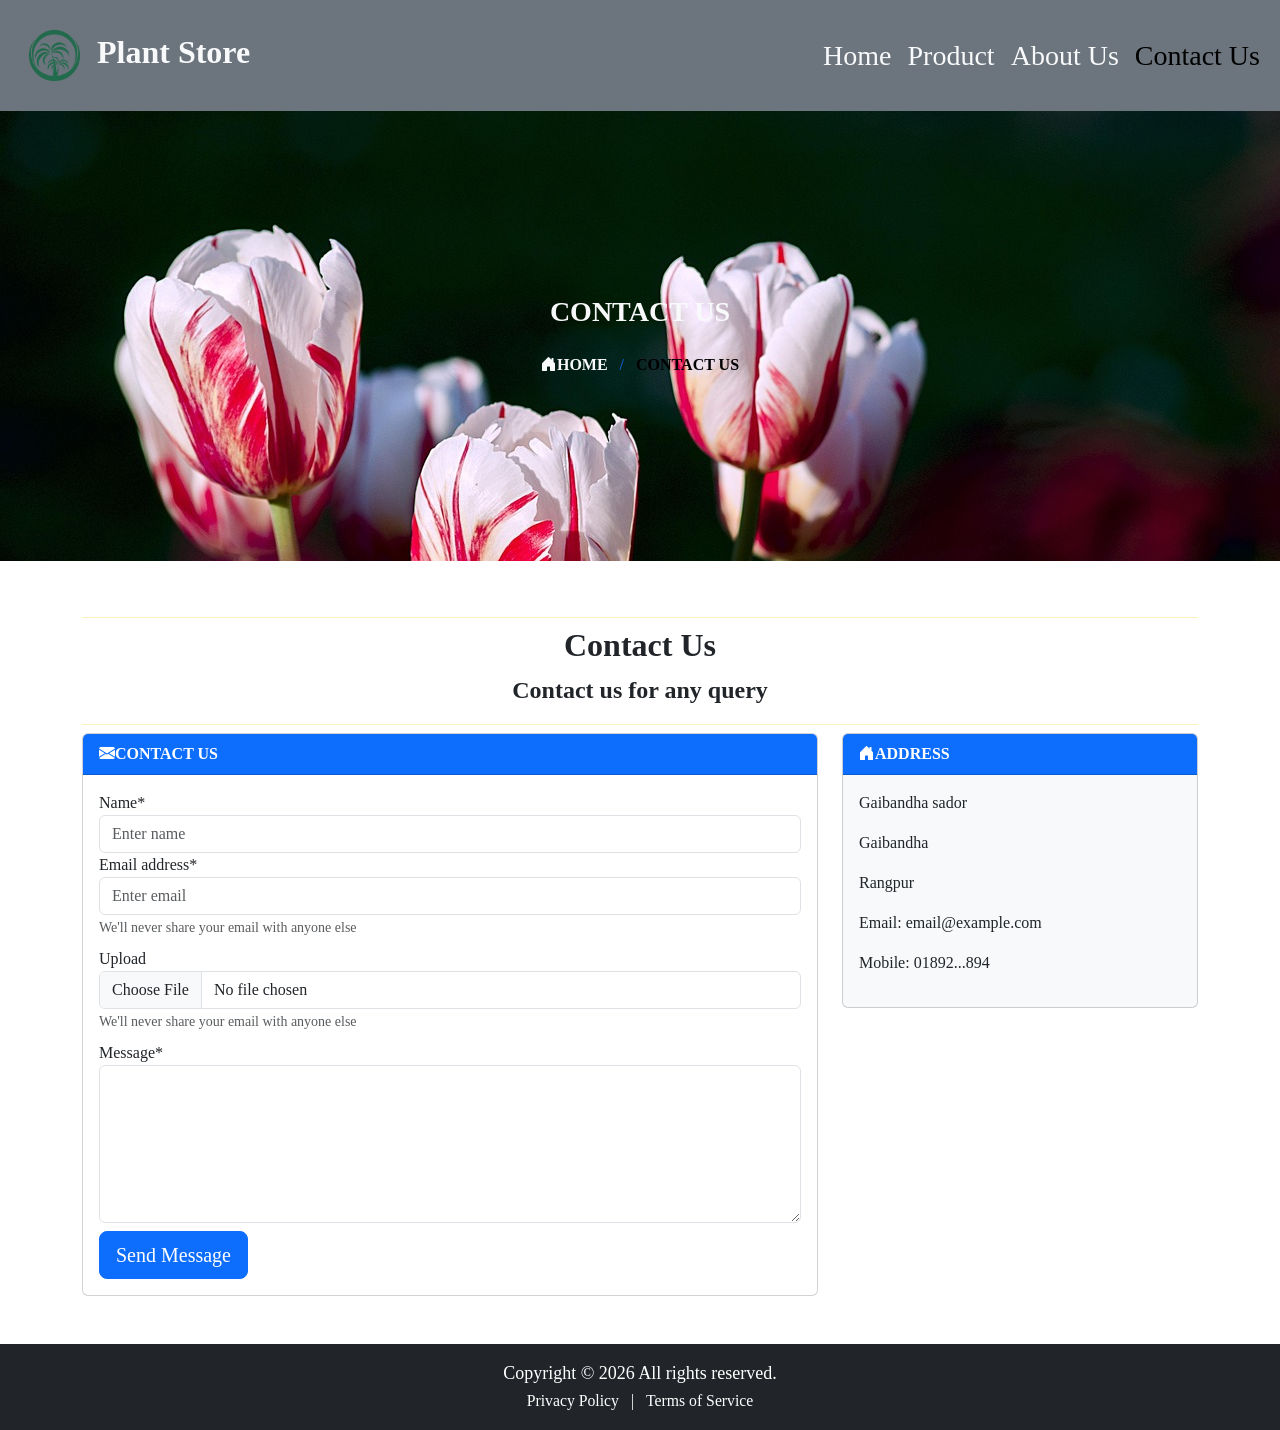
<file: contact_us.html>
<!DOCTYPE html>
<html lang="en">

<head>
  <meta charset="UTF-8">
  <meta name="viewport" content="width=device-width, initial-scale=1.0">
  <title>Blooming Oasis</title>

  <!-- favicon link here -->
  <link rel="shortcut icon" href="./Assets/img/pavanprasad_ind-sunflower-7299411_640.jpg" type="image/x-icon">

  <!-- bootstrap icon link here -->
  <link rel="stylesheet" href="https://cdn.jsdelivr.net/npm/bootstrap-icons@1.13.1/font/bootstrap-icons.min.css">

  <!-- bootstrap link here -->
  <link href="https://cdn.jsdelivr.net/npm/bootstrap@5.3.8/dist/css/bootstrap.min.css" rel="stylesheet"
    integrity="sha384-sRIl4kxILFvY47J16cr9ZwB07vP4J8+LH7qKQnuqkuIAvNWLzeN8tE5YBujZqJLB" crossorigin="anonymous">

  <!-- customs css link here -->
  <link rel="stylesheet" href="./assets/css/style.css">
</head>

<body>
  <!-- header section here -->
  <header id="navbar_section" class="sticky-md-top">
    <nav class="navbar navbar-expand-lg bg-secondary text-light">
      <div class="container-fluid">
        <a class="navbar-brand fw-bold fs-2 text-light" href="#"><img src="./assets/img/logo.png" alt=""
            class="img-fluid" style="width: 85px; height: 85px;">Plant Store</a>
        <button class="navbar-toggler" type="button" data-bs-toggle="collapse" data-bs-target="#navbarNav"
          aria-controls="navbarNav" aria-expanded="false" aria-label="Toggle navigation">
          <span class="navbar-toggler-icon"></span>
        </button>
        <div class="collapse navbar-collapse" id="navbarNav">
          <ul class="navbar-nav ms-auto">
            <li class="nav-item">
              <a class="nav-link fs-3 text-light" href="index.html">Home</a>
            </li>
            <li class="nav-item">
              <a class="nav-link fs-3 text-light" href="product.html">Product</a>
            </li>
            <li class="nav-item">
              <a class="nav-link fs-3 text-light" href="about_us.html">About Us</a>
            </li>
            <li class="nav-item">
              <a class="nav-link active fs-3 text-light" aria-current=" page" href="contact_us.html">Contact Us</a>
            </li>
          </ul>
        </div>
      </div>
    </nav>
  </header>

  <!-- breadcrumbs section here -->
  <section id="breadcrumb_section">
    <div class="container-fluid">
      <div class="row">
        <div class="breadcrubs-caption text-center">
          <h1 class="text-uppercase text-light fs-3 fw-bold">contact us</h1>
          <div class="breadcrumbs-caption-btn pt-3">
            <a href="" class="text-uppercase text-decoration-none text-light fw-bold"><i
                class="bi bi-house-door-fill"></i>home</a>
            <span class="mx-2 text-primary">/</span>
            <a href="" class="text-uppercase text-decoration-none fw-bold text-black">contact us</a>
          </div>
        </div>
      </div>
    </div>
  </section>

  <!-- contact section here -->
  <section id="contact_section" class="py-5">
    <div class="container">
      <div class="contact-content text-center">
        <hr class="my-2 text-warning">
        <h2 class="fw-bold">Contact Us</h2>
        <p class="fw-bold fs-4">Contact us for any query</p>
        <hr class="my-2 text-warning">
      </div>
      <div class="row">
        <div class="col-md-8">
          <div class="card">
            <div class="card-header text-white bg-primary fw-bold">
              <i class="bi bi-envelope-fill"></i>CONTACT US
            </div>
            <div class="card-body">
              <form action="">
                <div class="form-group">
                  <label for="name">Name<span>*</span></label>
                  <input type="text" class="form-control" placeholder="Enter name" required>
                </div>
                <div form-group class="mb-2">
                  <label for="email">Email address<span>*</span></label>
                  <input type="email" class="form-control" placeholder="Enter email" required>
                  <small id="emailHelp" class="form-text text-muted">We'll never share your email with anyone
                    else</small>
                </div>
                <div class="form-group mb-2">
                  <label for="upload">Upload</label>
                  <input type="file" class="form-control" id="upload" aria-describedby="file" placeholder="Enter email"
                    required>
                  <small id="emailHelp" class="form-text text-muted">We'll never share your email with anyone
                    else</small>
                </div>
                <div class="form-group">
                  <label for="message">Message<span>*</span></label>
                  <textarea name="" id="message" class="form-control" rows="6" required></textarea>
                </div>
                <div class="button mt-2">
                  <button class="btn btn-primary btn-lg px-3">Send Message</button>
                </div>
              </form>
            </div>
          </div>
        </div>

        <div class="col-md-4">
          <div class="card bg-light mb-3">
            <div class="card-header bg-primary text-white text-uppercase fw-bold">
              <i class="bi bi-house-door-fill"></i>Address
            </div>
            <div class="card-body">
              <p>Gaibandha sador</p>
              <p>Gaibandha</p>
              <p>Rangpur</p>
              <p>Email: email@example.com</p>
              <p>Mobile: 01892...894</p>
            </div>
          </div>
        </div>
      </div>
    </div>
  </section>


  <!-- footer section here -->
  <footer id="footer_section" class="py-3 bg-dark">
    <div class="container-fluid">
      <div class="soket">
        <p class="mb-0">Copyright © 2026 All rights reserved.</p>
        <small>
          <a href="#" class="text-white text-decoration-none mx-2">Privacy Policy</a>
          |
          <a href="#" class="text-white text-decoration-none mx-2"> Terms of Service</a>
        </small>
      </div>
    </div>
  </footer>

  <!-- bootstrap js link here -->
  <script src="https://cdn.jsdelivr.net/npm/@popperjs/core@2.11.8/dist/umd/popper.min.js"
    integrity="sha384-I7E8VVD/ismYTF4hNIPjVp/Zjvgyol6VFvRkX/vR+Vc4jQkC+hVqc2pM8ODewa9r"
    crossorigin="anonymous"></script>
  <script src="https://cdn.jsdelivr.net/npm/bootstrap@5.3.8/dist/js/bootstrap.min.js"
    integrity="sha384-G/EV+4j2dNv+tEPo3++6LCgdCROaejBqfUeNjuKAiuXbjrxilcCdDz6ZAVfHWe1Y"
    crossorigin="anonymous"></script>
</body>

</html>
</file>
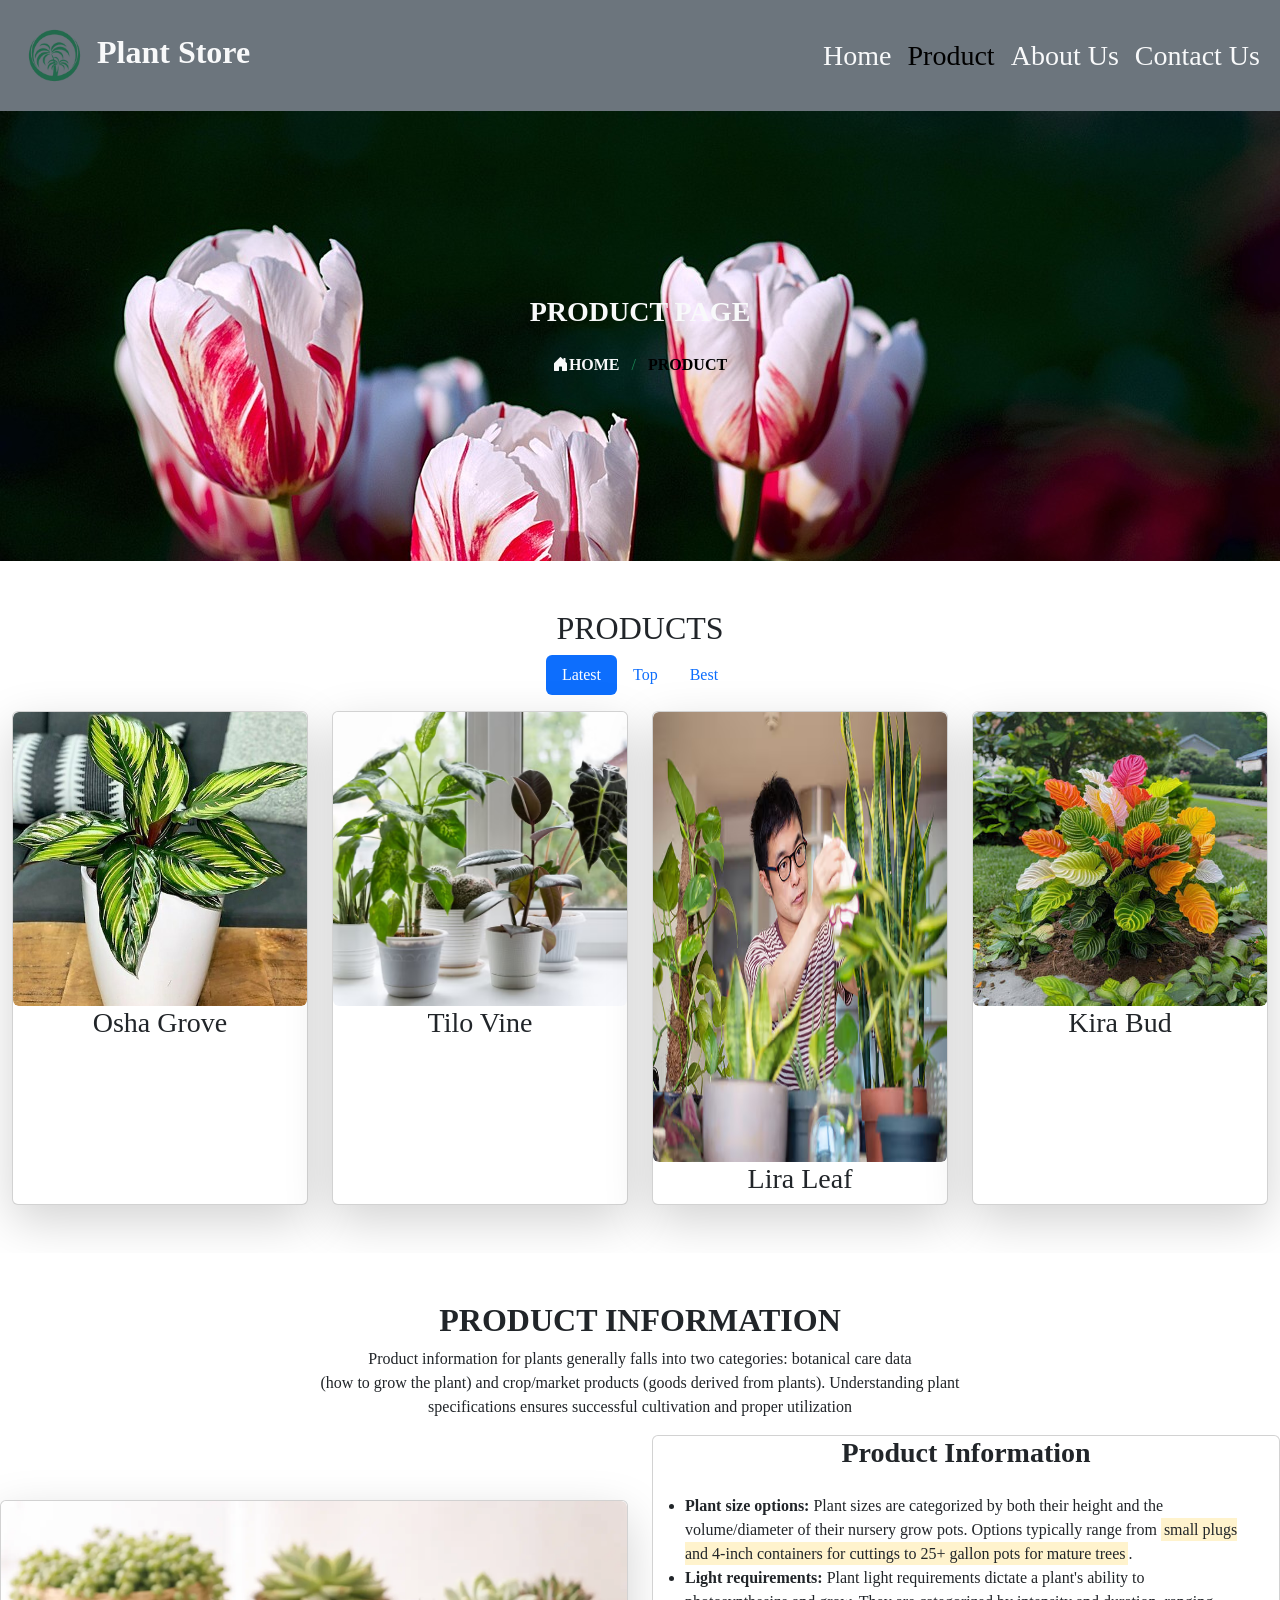
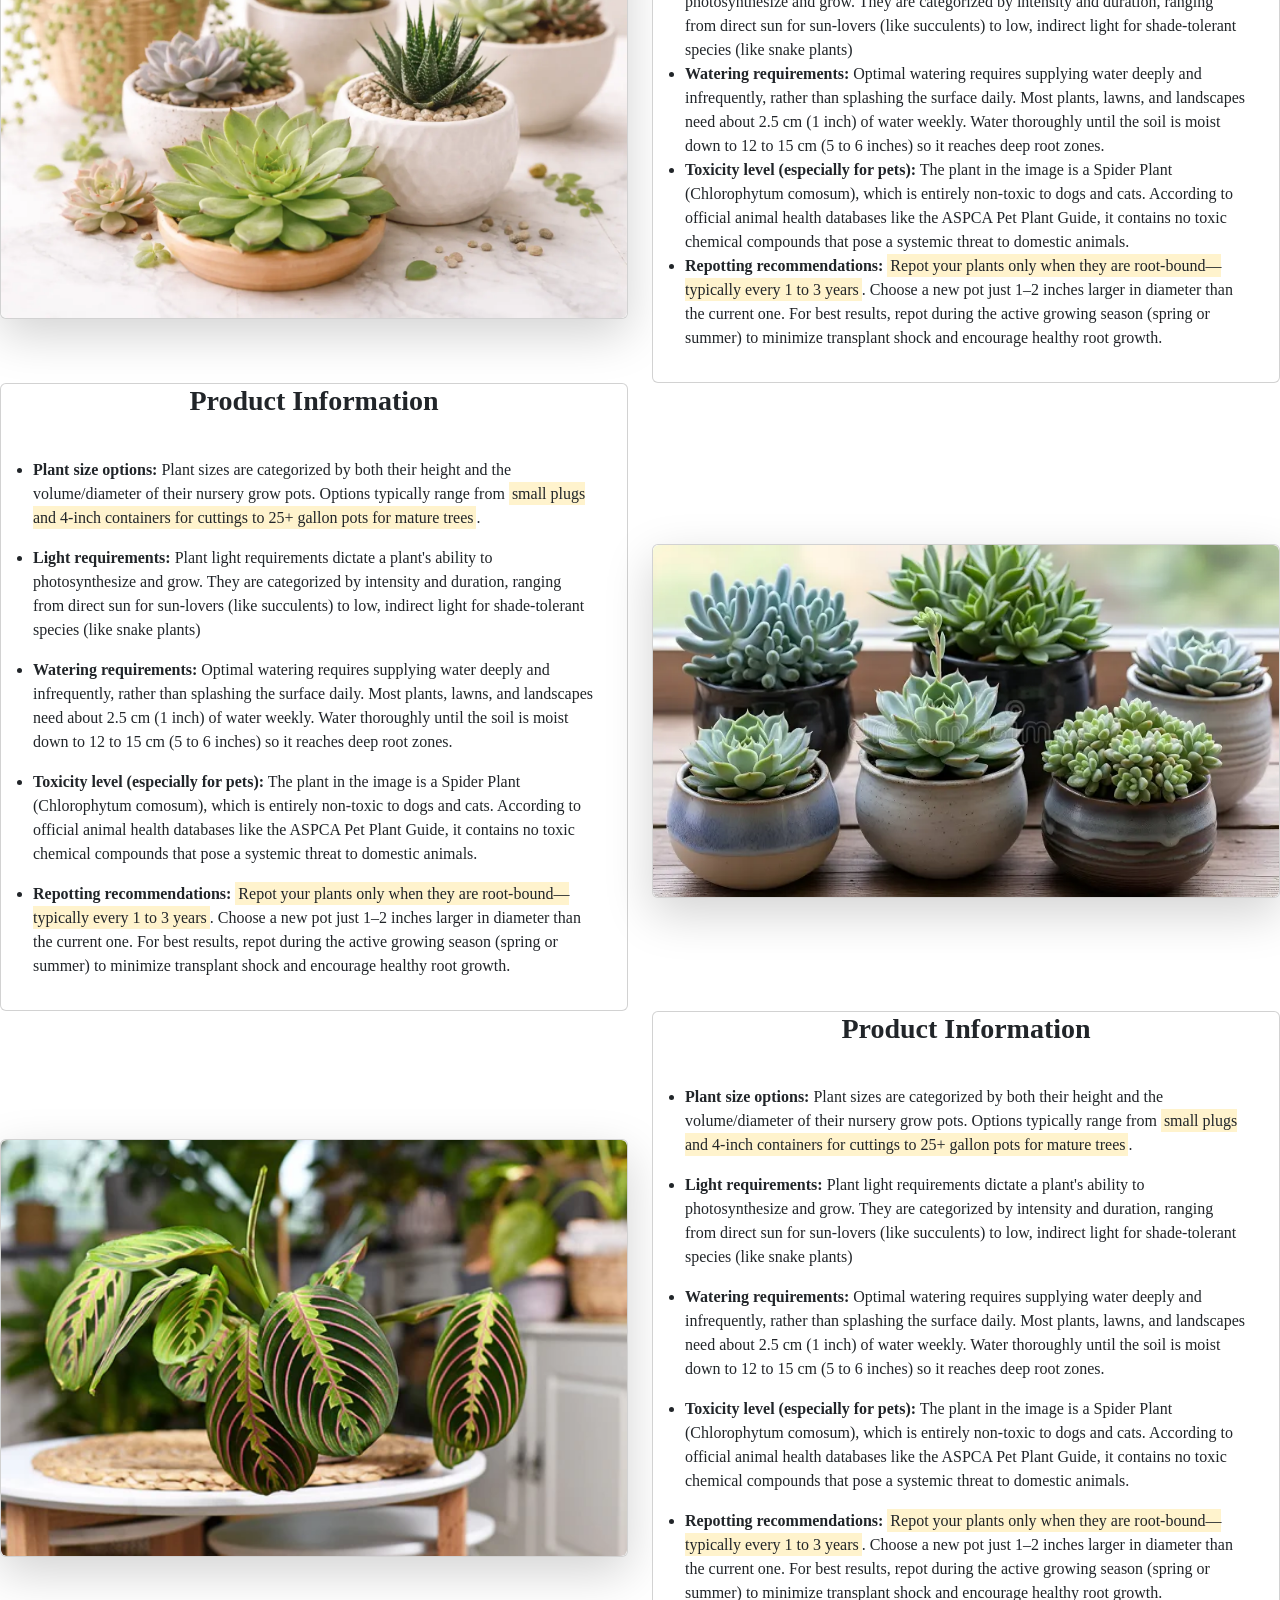
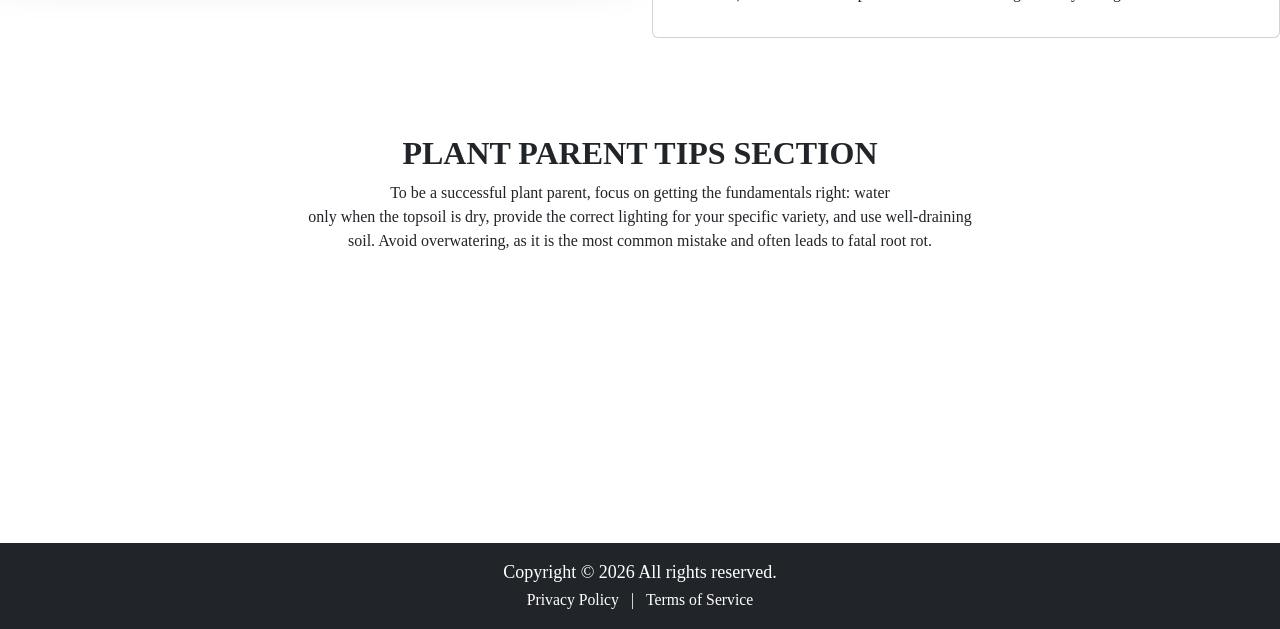
<file: product.html>
<!DOCTYPE html>
<html lang="en">

<head>
  <meta charset="UTF-8">
  <meta name="viewport" content="width=device-width, initial-scale=1.0">
  <title>Blooming Oasis</title>

  <!-- favicon link here -->
  <link rel="shortcut icon" href="./Assets/img/pavanprasad_ind-sunflower-7299411_640.jpg" type="image/x-icon">

  <!-- bootstrap icon link here -->
  <link rel="stylesheet" href="https://cdn.jsdelivr.net/npm/bootstrap-icons@1.13.1/font/bootstrap-icons.min.css">

  <!-- bootstrap link here -->
  <link href="https://cdn.jsdelivr.net/npm/bootstrap@5.3.8/dist/css/bootstrap.min.css" rel="stylesheet"
    integrity="sha384-sRIl4kxILFvY47J16cr9ZwB07vP4J8+LH7qKQnuqkuIAvNWLzeN8tE5YBujZqJLB" crossorigin="anonymous">

  <!-- customs css link here -->
  <link rel="stylesheet" href="./assets/css/style.css">
</head>

<body>
  <!-- header section here -->
  <header id="navbar_section" class="sticky-md-top">
    <nav class="navbar navbar-expand-lg bg-secondary text-light">
      <div class="container-fluid">
        <a class="navbar-brand fw-bold fs-2 text-light" href="#"><img src="./assets/img/logo.png" alt=""
            class="img-fluid" style="width: 85px; height: 85px;">Plant Store</a>
        <button class="navbar-toggler" type="button" data-bs-toggle="collapse" data-bs-target="#navbarNav"
          aria-controls="navbarNav" aria-expanded="false" aria-label="Toggle navigation">
          <span class="navbar-toggler-icon"></span>
        </button>
        <div class="collapse navbar-collapse" id="navbarNav">
          <ul class="navbar-nav ms-auto">
            <li class="nav-item">
              <a class="nav-link fs-3 text-light" href="index.html">Home</a>
            </li>
            <li class="nav-item">
              <a class="nav-link active fs-3 text-light" aria-current=" page" href="product.html">Product</a>
            </li>
            <li class="nav-item">
              <a class="nav-link fs-3 text-light" href="about_us.html">About Us</a>
            </li>
            <li class="nav-item">
              <a class="nav-link fs-3 text-light" href="contact_us.html">Contact Us</a>
            </li>
          </ul>
        </div>
      </div>
    </nav>
  </header>

  <!-- breadcrumbs section here -->
  <section id="breadcrumb_section">
    <div class="container-fluid">
      <div class="row">
        <div class="breadcrubs-caption text-center">
          <h1 class="text-uppercase text-light fs-3 fw-bold">product page</h1>
          <div class="breadcrumbs-caption-btn pt-3">
            <a href="" class="text-uppercase text-decoration-none text-light fw-bold"><i
                class="bi bi-house-door-fill"></i>home</a>
            <span class=" mx-2 text-success">/</span>
            <a href="" class="text-uppercase text-decoration-none fw-bold text-black">Product</a>
          </div>
        </div>
      </div>
    </div>
  </section>

   <!-- products section here -->
  <section id="product_section" class="py-5 overflow-hidden">
    <div class="container-fluid">
      <h2 class="text-uppercase text-center">products</h2>
      <ul class="nav nav-pills mb-3 justify-content-center" id="pills-tab" role="tablist">
  <li class="nav-item" role="presentation">
    <button class="nav-link active" id="pills-home-tab" data-bs-toggle="pill" data-bs-target="#pills-home" type="button" role="tab" aria-controls="pills-home" aria-selected="true">Latest</button>
  </li>
  <li class="nav-item" role="presentation">
    <button class="nav-link" id="pills-profile-tab" data-bs-toggle="pill" data-bs-target="#pills-profile" type="button" role="tab" aria-controls="pills-profile" aria-selected="false">Top</button>
  </li>
  <li class="nav-item" role="presentation">
    <button class="nav-link" id="pills-contact-tab" data-bs-toggle="pill" data-bs-target="#pills-contact" type="button" role="tab" aria-controls="pills-contact" aria-selected="false">Best</button>
  </li>
  
</ul>
<div class="tab-content" id="pills-tabContent">
  <div class="tab-pane fade show active" id="pills-home" role="tabpanel" aria-labelledby="pills-home-tab" tabindex="0">

     <div class="row">
              <div class="col-md-3">
                <div class="card h-100 shadow-lg">
                  <div class="card-img overflow-hidden">
                    <img src="./assets/image/products 1.jpg" alt="" class="img-fluid rounded zoom-img">
                  </div>
                  <h5 class="card-title text-center fs-3">Osha Grove</h5>
                </div>
              </div>

              <div class="col-md-3">
                <div class="card h-100 shadow-lg">
                  <div class="card-img overflow-hidden">
                    <img src="./assets/image/products 2.avif" alt="" class="img-fluid rounded zoom-img">
                  </div>
                  <h5 class="card-title text-center fs-3">Tilo Vine</h5>
                </div>
              </div>

              <div class="col-md-3">
                <div class="card h-100 shadow-lg">
                  <div class="card-img overflow-hidden">
                    <img src="./assets/image/products 3.avif" alt="" class="img-fluid rounded zoom-img" style="height: 450px";  >
                  </div>
                  <h5 class="card-title text-center fs-3">Lira Leaf</h5>
                </div>
              </div>

              <div class="col-md-3">
                <div class="card h-100 shadow-lg">
                  <div class="card-img overflow-hidden">
                    <img src="./assets/image/products 4.jpg" alt="" class="img-fluid rounded zoom-img">
                  </div>
                  <h5 class="card-title text-center fs-3">Kira Bud</h5>
                </div>
              </div>
            </div>

  </div>
  <div class="tab-pane fade" id="pills-profile" role="tabpanel" aria-labelledby="pills-profile-tab" tabindex="0">

     <div class="row">
            <div class="col-md-3">
              <div class="card h-100 shadow-lg">
                <div class="card-img overflow-hidden">
                  <img src="./assets/image/products 5.webp" alt="" class="img-fluid rounded zoom-img">
                </div>
                <h5 class="card-title text-center fs-3">Fira Leaf</h5>
              </div>
            </div>

            <div class="col-md-3">
              <div class="card h-100 shadow-lg">
                <div class="card-img overflow-hidden">
                  <img src="./assets/image/products 6.avif" alt="" class="img-fluid rounded zoom-img">
                </div>
                <h5 class="card-title text-center fs-3">Mavi Flora</h5>
              </div>
            </div>

            <div class="col-md-3">
              <div class="card h-100 shadow-lg">
                <div class="card-img overflow-hidden">
                  <img src="./assets/image/products 7.avif" alt="" class="img-fluid rounded zoom-img">
                </div>
                <h5 class="card-title text-center fs-3">Elar Green</h5>
              </div>
            </div>

            <div class="col-md-3">
              <div class="card h-100 shadow-lg">
                <div class="card-img overflow-hidden">
                  <img src="./assets/image/products 8.jpg" alt="" class="img-fluid rounded zoom-img">
                </div>
                <h5 class="card-title text-center fs-3">Mavi Flora</h5>
              </div>
            </div>
          </div>

  </div>
  <div class="tab-pane fade" id="pills-contact" role="tabpanel" aria-labelledby="pills-contact-tab" tabindex="0">

    <div class="row">
            <div class="col-md-3">
              <div class="card h-100 shadow-lg">
                <div class="card-img overflow-hidden">
                  <img src="./assets/image/products 9.avif" alt="" class="img-fluid rounded zoom-img">
                </div>
                <h5 class="card-title text-center fs-3">Ophi Leaf</h5>
              </div>
            </div>

            <div class="col-md-3">
              <div class="card h-100 shadow-lg">
                <div class="card-img overflow-hidden">
                  <img src="./assets/image/products 10.jpg" alt="" class="img-fluid rounded zoom-img">
                </div>
                <h5 class="card-title text-center fs-3">Liora Bloom</h5>
              </div>
            </div>

            <div class="col-md-3">
              <div class="card h-100 shadow-lg">
                <div class="card-img overflow-hidden">
                  <img src="./assets/image/products 11.webp" alt="" class="img-fluid rounded zoom-img">
                </div>
                <h5 class="card-title text-center fs-3">Lune Spring</h5>
              </div>
            </div>

            <div class="col-md-3">
              <div class="card zoom-card h-100 shadow-lg overflow-hidden">
                <div class="card-img overflow-hidden">
                  <img src="./assets/image/products 12.webp" alt="" class="img-fluid rounded zoom-img">
                </div>
                <h5 class="card-title text-center fs-3">Fano Twig</h5>
              </div>
            </div>
          </div>

  </div>
</div>
    </div>
    </div>
  </section>

  <!-- featured catagorized -->
  <section id="feature_section" class="py-5 overflow-hidden">
    <div class="conntainer-fluid">
      <div class="content text-center">
        <h2 class="text-uppercase fw-bold">Product Information</h2>
        <p class="text-break">Product information for plants generally falls into two categories: botanical care data
          (how to grow the plant) and crop/market products (goods derived from plants). Understanding plant
          specifications ensures successful cultivation and proper utilization</p>
      </div>

      <div class="row align-items-center justify-content-center">
        <div class="col-md-6">
          <div class="card shadow-lg overflow-hidden">
            <img src="./assets/image/curated collections 1.webp" alt="" class="img-fluid zoom-img rounded">
          </div>
        </div>

        <div class="col-md-6">
          <div class="card h-100">
            <h5 class="card-title fw-bold fs-3 text-center">Product Information</h5>
            <ul class="card-body p-3">
              <li class=" mx-3"><strong>Plant size options:</strong> Plant sizes are categorized by both their
                height and the volume/diameter of their nursery grow pots. Options typically
                range from <mark>small plugs and 4-inch containers for cuttings to 25+ gallon pots for
                  mature trees</mark>.</li>
              <li class=" mx-3"><strong>Light requirements:</strong> Plant light requirements dictate a plant's
                ability to photosynthesize and grow. They are categorized by intensity and
                duration, ranging from direct sun for sun-lovers (like succulents) to low, indirect light for
                shade-tolerant species
                (like snake plants)</li>
              <li class=" mx-3"><strong>Watering requirements:</strong> Optimal watering requires supplying water
                deeply and infrequently, rather than splashing the surface daily. Most plants,
                lawns, and landscapes need about 2.5 cm (1 inch) of water weekly. Water thoroughly until the soil is
                moist down to 12 to
                15 cm (5 to 6 inches) so it reaches deep root zones.</li>
              <li class="mx-3"><strong>Toxicity level (especially for pets):</strong> The plant in the image is
                a Spider Plant (Chlorophytum comosum), which is entirely non-toxic to dogs and cats. According
                to official animal health databases like the ASPCA Pet Plant Guide, it contains no toxic chemical
                compounds that pose a
                systemic threat to domestic animals.</li>
              <li class="mx-3"><strong>Repotting recommendations:</strong> <mark>Repot your plants only when
                  they are
                  root-bound—typically every 1 to 3 years</mark>. Choose a new pot just 1–2 inches larger in
                diameter than the current one. For best results, repot during the active growing season (spring or
                summer) to minimize
                transplant shock and encourage healthy root growth.</li>
            </ul>
          </div>
        </div>
      </div>

      <div class="row align-items-center justify-content-center">
        <div class="col-md-6">
          <div class="card h-100">
            <h5 class="card-title fw-bold fs-3 text-center">Product Information</h5>
            <ul class="card-body p-3">
              <li class="mt-md-3 mx-3"><strong>Plant size options:</strong> Plant sizes are categorized by both their
                height and the volume/diameter of their nursery grow pots. Options typically
                range from <mark>small plugs and 4-inch containers for cuttings to 25+ gallon pots for
                  mature trees</mark>.</li>
              <li class="mt-md-3 mx-3"><strong>Light requirements:</strong> Plant light requirements dictate a plant's
                ability to photosynthesize and grow. They are categorized by intensity and
                duration, ranging from direct sun for sun-lovers (like succulents) to low, indirect light for
                shade-tolerant species
                (like snake plants)</li>
              <li class="mt-md-3 mx-3"><strong>Watering requirements:</strong> Optimal watering requires supplying water
                deeply and infrequently, rather than splashing the surface daily. Most plants,
                lawns, and landscapes need about 2.5 cm (1 inch) of water weekly. Water thoroughly until the soil is
                moist down to 12 to
                15 cm (5 to 6 inches) so it reaches deep root zones.</li>
              <li class="mt-md-3 mx-3"><strong>Toxicity level (especially for pets):</strong> The plant in the image is
                a Spider Plant (Chlorophytum comosum), which is entirely non-toxic to dogs and cats. According
                to official animal health databases like the ASPCA Pet Plant Guide, it contains no toxic chemical
                compounds that pose a
                systemic threat to domestic animals.</li>
              <li class="mt-md-3 mx-3"><strong>Repotting recommendations:</strong> <mark>Repot your plants only when
                  they are
                  root-bound—typically every 1 to 3 years</mark>. Choose a new pot just 1–2 inches larger in
                diameter than the current one. For best results, repot during the active growing season (spring or
                summer) to minimize
                transplant shock and encourage healthy root growth.</li>
            </ul>
          </div>
        </div>

        <div class="col-md-6">
          <div class="card shadow-lg overflow-hidden mt-5">
            <img src="./assets/image/curated collections 2.webp" alt="" class="img-fluid zoom-img rounded">
          </div>
        </div>
      </div>

      <div class="row align-items-center justify-content-center">
        <div class="col-md-6">
          <div class="card shadow-lg overflow-hidden mt-5">
            <img src="./assets/image/popular 4.webp" alt="" class="img-fluid zoom-img rounded">
          </div>
        </div>

        <div class="col-md-6">
          <div class="card h-100">
            <h5 class="card-title fw-bold fs-3 text-center">Product Information</h5>
            <ul class="card-body p-3">
              <li class="mt-md-3 mx-3"><strong>Plant size options:</strong> Plant sizes are categorized by both their
                height and the volume/diameter of their nursery grow pots. Options typically
                range from <mark>small plugs and 4-inch containers for cuttings to 25+ gallon pots for
                  mature trees</mark>.</li>
              <li class="mt-md-3 mx-3"><strong>Light requirements:</strong> Plant light requirements dictate a plant's
                ability to photosynthesize and grow. They are categorized by intensity and
                duration, ranging from direct sun for sun-lovers (like succulents) to low, indirect light for
                shade-tolerant species
                (like snake plants)</li>
              <li class="mt-md-3 mx-3"><strong>Watering requirements:</strong> Optimal watering requires supplying water
                deeply and infrequently, rather than splashing the surface daily. Most plants,
                lawns, and landscapes need about 2.5 cm (1 inch) of water weekly. Water thoroughly until the soil is
                moist down to 12 to
                15 cm (5 to 6 inches) so it reaches deep root zones.</li>
              <li class="mt-md-3 mx-3"><strong>Toxicity level (especially for pets):</strong> The plant in the image is
                a Spider Plant (Chlorophytum comosum), which is entirely non-toxic to dogs and cats. According
                to official animal health databases like the ASPCA Pet Plant Guide, it contains no toxic chemical
                compounds that pose a
                systemic threat to domestic animals.</li>
              <li class="mt-md-3 mx-3"><strong>Repotting recommendations:</strong> <mark>Repot your plants only when
                  they are
                  root-bound—typically every 1 to 3 years</mark>. Choose a new pot just 1–2 inches larger in
                diameter than the current one. For best results, repot during the active growing season (spring or
                summer) to minimize
                transplant shock and encourage healthy root growth.</li>
            </ul>
          </div>
        </div>
      </div>
    </div>
  </section>

  <!-- Plant Parent Tips Section -->
  <section id="planttips_secrion" class="py-5">
    <div class="container-fluid">
      <h2 class="text-uppercase text-center fw-bold">Plant Parent Tips Section</h2>
      <p class="text-break text-center">To be a successful plant parent, focus on getting the fundamentals right: water
        only when the topsoil is dry, provide the correct lighting for your specific variety, and use well-draining
        soil. Avoid overwatering, as it is the most common mistake and often leads to fatal root rot.</p>
      <div class="row g-4">
        <div class="col-md-4">
          <div class="ratio ratio-16x9 overflow-hidden">
            <iframe width="100%" height="315" src="https://www.youtube.com/embed/1dOoRwvO3qY?si=wdYFaBPxEhU8b4aQ"
              title="YouTube video player" frameborder="0"
              allow="accelerometer; autoplay; clipboard-write; encrypted-media; gyroscope; picture-in-picture; web-share"
              referrerpolicy="strict-origin-when-cross-origin" allowfullscreen class="zoom-img rounded"></iframe>
          </div>
        </div>

        <div class="col-md-4">
          <div class="ratio ratio-16x9 overflow-hidden">
            <iframe width="100%" height="315" src="https://www.youtube.com/embed/Wb69MJ0rNBI?si=lDjeqCroxtdcE6DE"
              title="YouTube video player" frameborder="0"
              allow="accelerometer; autoplay; clipboard-write; encrypted-media; gyroscope; picture-in-picture; web-share"
              referrerpolicy="strict-origin-when-cross-origin" allowfullscreen class="zoom-img rounded"></iframe>
          </div>
        </div>

        <div class="col-md-4">
          <div class="ratio ratio-16x9 overflow-hidden">
            <iframe width="100%" height="315" src="https://www.youtube.com/embed/Jh5oX0VRnzk?si=QS8BMdIDqOoEt9_c"
              title="YouTube video player" frameborder="0"
              allow="accelerometer; autoplay; clipboard-write; encrypted-media; gyroscope; picture-in-picture; web-share"
              referrerpolicy="strict-origin-when-cross-origin" allowfullscreen class="zoom-img rounded"></iframe>
          </div>
        </div>
      </div>
    </div>
  </section>

  <!-- footer section here -->
  <footer id="footer_section" class="py-3 bg-dark">
    <div class="container-fluid">
      <div class="soket">
        <p class="mb-0">Copyright © 2026 All rights reserved.</p>
        <small>
          <a href="#" class="text-white text-decoration-none mx-2">Privacy Policy</a>
          |
          <a href="#" class="text-white text-decoration-none mx-2"> Terms of Service</a>
        </small>
      </div>
    </div>
  </footer>


  <!-- bootstrap js link here -->
  <script src="https://cdn.jsdelivr.net/npm/@popperjs/core@2.11.8/dist/umd/popper.min.js"
    integrity="sha384-I7E8VVD/ismYTF4hNIPjVp/Zjvgyol6VFvRkX/vR+Vc4jQkC+hVqc2pM8ODewa9r"
    crossorigin="anonymous"></script>
  <script src="https://cdn.jsdelivr.net/npm/bootstrap@5.3.8/dist/js/bootstrap.min.js"
    integrity="sha384-G/EV+4j2dNv+tEPo3++6LCgdCROaejBqfUeNjuKAiuXbjrxilcCdDz6ZAVfHWe1Y"
    crossorigin="anonymous"></script>
</body>

</html>
</file>
<file: assets/css/style.css>
*,
*::after,
*::before {
  margin: 0;
  padding: 0;
  box-sizing: border-box;
  font-family: Georgia, Times, serif ;
}

#navbar_section .active {
  color: black !important;
}

#navbar_section a:hover {

  color: rgb(10, 155, 238) !important;
}

#banner_section,
#carouselExampleCaptions {
  overflow: hidden;
  height: 90vh;
}

#banner_section #carouselExampleCaptions .carousel-item img {
  width: 100%;
  height: 90vh;
}

#product_section {
  overflow: hidden;
}

.text-break {
  white-space: pre-line;
}

#plant_matchmaker {
  overflow: hidden !important;
}

#breadcrumb_section {
  background-image: url(../image/breadcumb.jpg);
  background-repeat: no-repeat;
  background-size: cover;
  height: 50vh;
  color: #ffffff;
  display: flex;
  text-align: center;
  align-items: center;
}

#plant_photo .break-text {
  white-space: pre-line;
}

.card-img {
  width: 100%;
}

.zoom-img {
  transition: 0.3s ease-in-out;
}

.zoom-img:hover {
  transform: scale(1.15);
}

#footer_section {
  display: flex;
  align-items: center;
  text-align: center;
  color: #ffffff;
  font-size: 18px;
}

#footer_section .soket p:hover {
  color: yellow !important;
}

#footer_section .soket a:hover {
  color: chartreuse !important;
}
#plants_section .card img{
  height: 400px;
}
#curated-section .card img{
  height: 400px;
}
#plants_sections .card img{
  height: 200px;
}
#plant_photo .card img{
  height: 400px;
}
</file>
